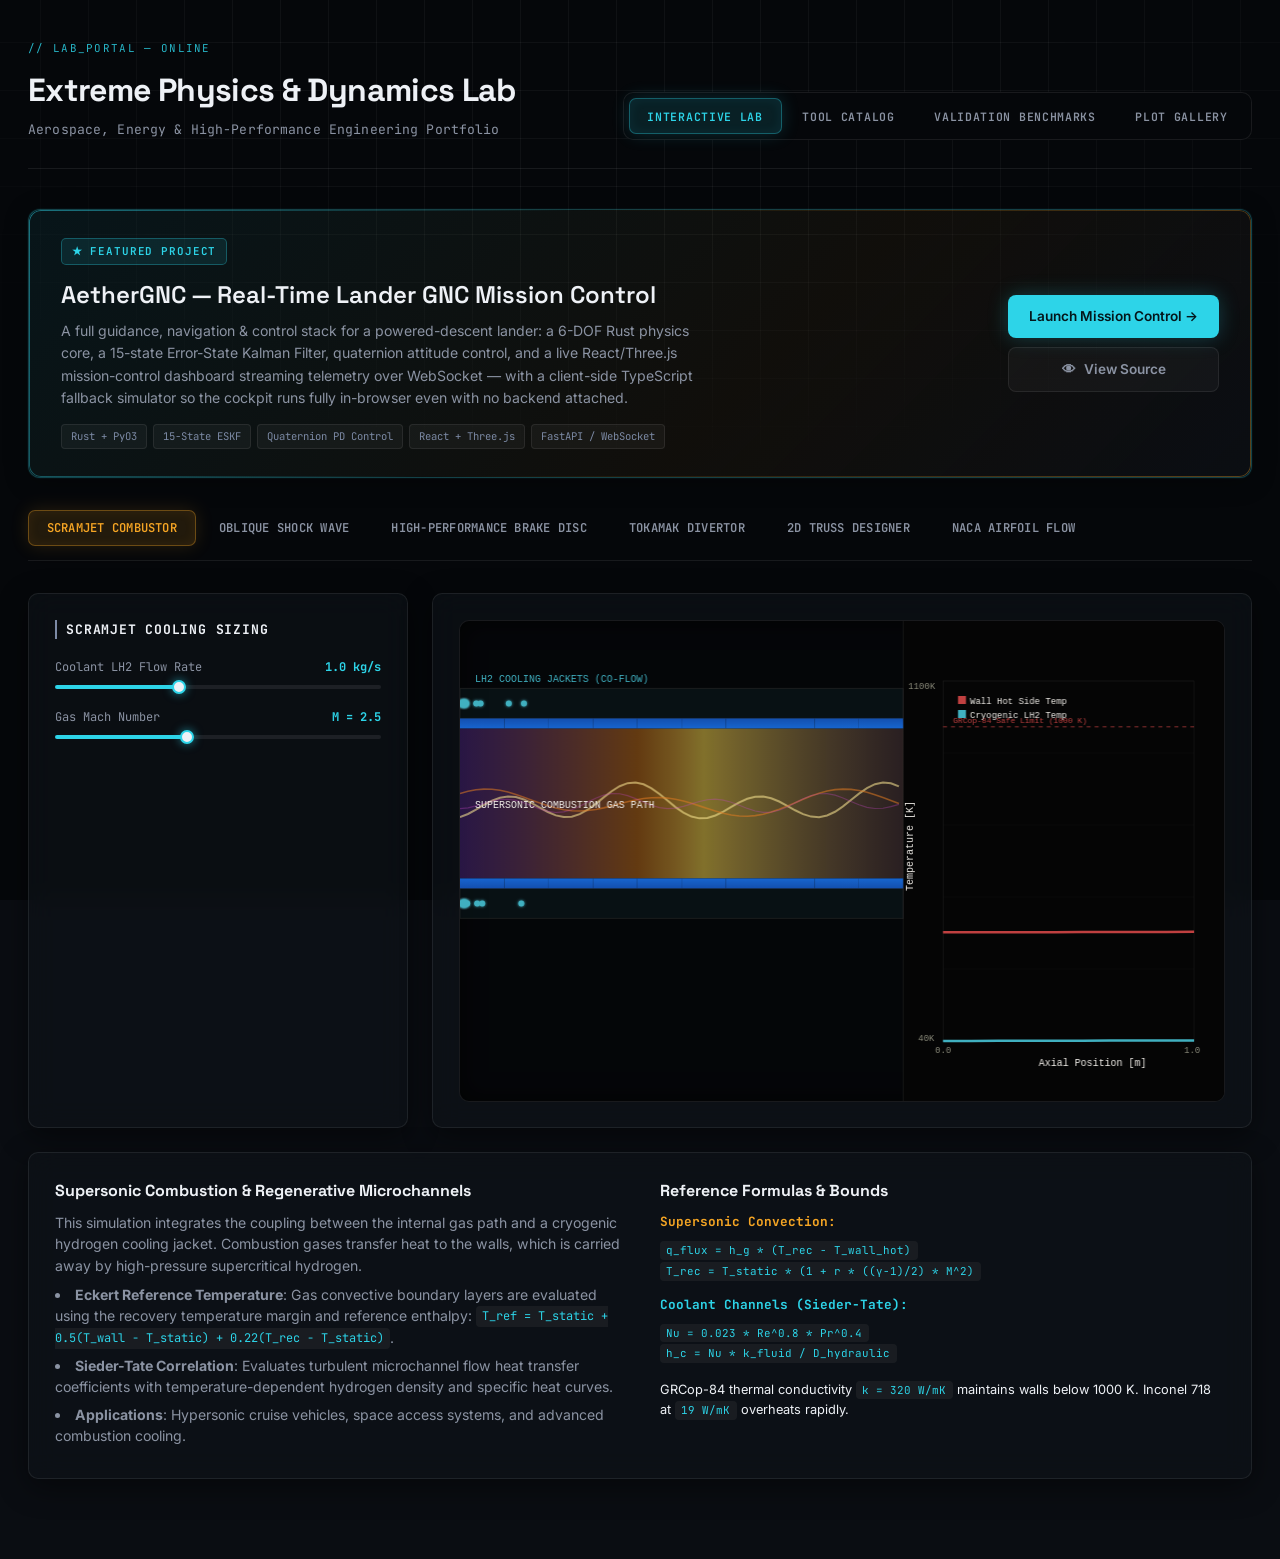
<file: index.html>
<!DOCTYPE html>
<html lang="en">
<head>
  <meta charset="UTF-8">
  <meta name="viewport" content="width=device-width, initial-scale=1.0">
  <title>Extreme Thermal & Mechanics — Web Portfolio & Lab Portal</title>
  <link rel="stylesheet" href="styles.css">
  <link rel="preconnect" href="https://fonts.googleapis.com">
  <link rel="preconnect" href="https://fonts.gstatic.com" crossorigin>
  <link href="https://fonts.googleapis.com/css2?family=Inter:wght@400;500;600;700&family=Space+Grotesk:wght@500;600;700&family=JetBrains+Mono:wght@400;500;600;700&display=swap" rel="stylesheet">
</head>
<body>
  <div class="radial-glow-right"></div>

  <!-- header with global navigation -->
  <header>
    <div class="header-container">
      <div>
        <h1>Extreme Physics & Dynamics Lab</h1>
        <div class="subtitle">Aerospace, Energy & High-Performance Engineering Portfolio</div>
      </div>
      <nav class="global-nav">
        <span class="nav-indicator" id="global-nav-indicator"></span>
        <button class="nav-btn active" id="btn-nav-lab">Interactive Lab</button>
        <button class="nav-btn" id="btn-nav-catalog">Tool Catalog</button>
        <button class="nav-btn" id="btn-nav-benchmarks">Validation Benchmarks</button>
        <button class="nav-btn" id="btn-nav-gallery">Plot Gallery</button>
      </nav>
    </div>
  </header>

  <!-- featured project: AetherGNC -->
  <div class="featured-project">
    <div class="featured-content">
      <span class="featured-badge">&#9733; Featured Project</span>
      <div class="featured-title">AetherGNC &mdash; Real-Time Lander GNC Mission Control</div>
      <div class="featured-description">
        A full guidance, navigation &amp; control stack for a powered-descent lander: a 6-DOF Rust physics core,
        a 15-state Error-State Kalman Filter, quaternion attitude control, and a live React/Three.js mission-control
        dashboard streaming telemetry over WebSocket &mdash; with a client-side TypeScript fallback simulator so the
        cockpit runs fully in-browser even with no backend attached.
      </div>
      <div class="featured-meta">
        <span class="featured-tag">Rust + PyO3</span>
        <span class="featured-tag">15-State ESKF</span>
        <span class="featured-tag">Quaternion PD Control</span>
        <span class="featured-tag">React + Three.js</span>
        <span class="featured-tag">FastAPI / WebSocket</span>
      </div>
    </div>
    <div class="featured-actions">
      <a href="aether-gnc/index.html" class="featured-cta primary">
        Launch Mission Control &rarr;
      </a>
      <a href="https://github.com/mattyaldridge07-ship-it/AetherGNC" target="_blank" class="featured-cta secondary">
        <span class="icon">&#128065;</span> View Source
      </a>
    </div>
  </div>

  <!-- interactive lab section -->
  <section id="sec-lab" class="portal-section">
    <nav class="tabs">
      <span class="tab-indicator" id="tabs-indicator"></span>
      <button class="tab-btn active" id="tab-scramjet">Scramjet Combustor</button>
      <button class="tab-btn" id="tab-shock">Oblique Shock Wave</button>
      <button class="tab-btn" id="tab-brake">High-Performance Brake Disc</button>
      <button class="tab-btn" id="tab-divertor">Tokamak Divertor</button>
      <button class="tab-btn" id="tab-truss">2D Truss Designer</button>
      <button class="tab-btn" id="tab-airfoil">NACA Airfoil Flow</button>
    </nav>

    <main class="dashboard-grid">
      <!-- controls (left column) -->
      <div class="panel control-panel">
        <div id="controls-scramjet" class="sim-controls">
          <h3>Scramjet Cooling Sizing</h3>
          
          <div class="control-group">
            <div class="control-label">
              <span>Coolant LH2 Flow Rate</span>
              <span class="control-value"><span id="val-scram-flow">1.0</span> kg/s</span>
            </div>
            <input type="range" id="slider-scram-flow" min="0.1" max="2.5" step="0.1" value="1.0">
          </div>

          <div class="control-group" style="margin-top: 1.2rem;">
            <div class="control-label">
              <span>Gas Mach Number</span>
              <span class="control-value">M = <span id="val-scram-mach">2.5</span></span>
            </div>
            <input type="range" id="slider-scram-mach" min="1.5" max="4.0" step="0.1" value="2.5">
          </div>
          
          <div class="warning-box" id="warn-scramjet" style="margin-top: 1.5rem;">
            WARNING: Wall temperature exceeds GRCop-84 safe operating limit (1000 K)!
          </div>
        </div>

        <div id="controls-shock" class="sim-controls" style="display: none;">
          <h3>Shock Wave Sizing</h3>
          
          <div class="control-group">
            <div class="control-label">
              <span>Upstream Mach (M₁)</span>
              <span class="control-value">M₁ = <span id="val-shock-mach">3.0</span></span>
            </div>
            <input type="range" id="slider-shock-mach" min="1.5" max="5.0" step="0.1" value="3.0">
          </div>

          <div class="control-group" style="margin-top: 1.2rem;">
            <div class="control-label">
              <span>Wedge Deflection (θ)</span>
              <span class="control-value"><span id="val-shock-angle">15</span>°</span>
            </div>
            <input type="range" id="slider-shock-angle" min="0" max="30" step="1" value="15">
          </div>
          
          <div class="warning-box" id="warn-shock" style="margin-top: 1.5rem;">
            DETACHED SHOCK: Deflection exceeds maximum limit. A detached bow shock has formed.
          </div>
        </div>

        <div id="controls-brake" class="sim-controls" style="display: none;">
          <h3>Brake Disc Cycle</h3>
          
          <div class="control-group">
            <div class="control-label">
              <span>Cooling Duct Airflow</span>
              <span class="control-value"><span id="val-brake-flow">80</span> g/s</span>
            </div>
            <input type="range" id="slider-brake-flow" min="20" max="150" step="5" value="80">
          </div>

          <div class="control-group" style="margin-top: 1.2rem; margin-bottom: 1.5rem;">
            <div class="control-label">
              <span>Initial Vehicle Speed</span>
              <span class="control-value"><span id="val-brake-speed">300</span> km/h</span>
            </div>
            <input type="range" id="slider-brake-speed" min="100" max="350" step="10" value="300">
          </div>
          
          <button class="btn" id="btn-brake-apply">Apply Clamping Force</button>
          
          <div class="warning-box" id="warn-brake-hot" style="margin-top: 1.5rem;">
            WARNING: Disc temperature exceeds Arrhenius wear limit (750°C)! Rapid carbon oxidation occurring.
          </div>
          
          <div class="warning-box amber" id="warn-brake-cold" style="margin-top: 0.5rem;">
            GLAZING RISK: Disc temperature below optimal window (300°C). Low coefficient of friction.
          </div>
        </div>

        <div id="controls-divertor" class="sim-controls" style="display: none;">
          <h3>Divertor Heat Sizing</h3>
          
          <div class="control-group">
            <div class="control-label">
              <span>Plasma Heat Flux</span>
              <span class="control-value"><span id="val-divertor-flux">10.0</span> MW/m²</span>
            </div>
            <input type="range" id="slider-divertor-flux" min="1.0" max="25.0" step="0.5" value="10.0">
          </div>

          <div class="control-group" style="margin-top: 1.2rem;">
            <div class="control-label">
              <span>Cooling Water Velocity</span>
              <span class="control-value"><span id="val-divertor-vel">5.0</span> m/s</span>
            </div>
            <input type="range" id="slider-divertor-vel" min="1.0" max="15.0" step="0.5" value="5.0">
          </div>
          
          <div class="warning-box" id="warn-divertor" style="margin-top: 1.5rem;">
            CRITICAL HEAT FLUX (CHF) WARNING: DNB Departure from Nucleate Boiling occurring. Thermal runaway!
          </div>
        </div>

        <div id="controls-truss" class="sim-controls" style="display: none;">
          <h3>Truss Structural Sizing</h3>
          
          <div class="control-group">
            <div class="control-label">
              <span>Downward Tip Load</span>
              <span class="control-value"><span id="val-truss-load">50</span> kN</span>
            </div>
            <input type="range" id="slider-truss-load" min="5" max="150" step="5" value="50">
          </div>

          <div class="control-group" style="margin-top: 1.2rem; margin-bottom: 1.5rem;">
            <div class="control-label">
              <span>Material Configuration</span>
            </div>
            <select id="select-truss-material" class="select-custom">
              <option value="aluminum">Aluminum 6061-T6 (E=70 GPa)</option>
              <option value="steel">Structural Steel (E=200 GPa)</option>
              <option value="carbon">Carbon Fiber (E=150 GPa)</option>
            </select>
          </div>
          
          <button class="btn" id="btn-truss-optimize">Optimize Member Areas</button>
          
          <div class="warning-box" id="warn-truss" style="margin-top: 1.5rem;">
            COLLAPSE WARNING: Stresses exceed material yield limit or Euler critical buckling bounds!
          </div>
        </div>

        <div id="controls-airfoil" class="sim-controls" style="display: none;">
          <h3>NACA Airfoil Generator</h3>
          
          <div class="control-group">
            <div class="control-label">
              <span>Max Camber (m)</span>
              <span class="control-value"><span id="val-airfoil-camber">2</span>%</span>
            </div>
            <input type="range" id="slider-airfoil-camber" min="0" max="6" step="1" value="2">
          </div>

          <div class="control-group" style="margin-top: 1.0rem;">
            <div class="control-label">
              <span>Camber Position (p)</span>
              <span class="control-value"><span id="val-airfoil-pos">4</span>/10</span>
            </div>
            <input type="range" id="slider-airfoil-pos" min="1" max="6" step="1" value="4">
          </div>

          <div class="control-group" style="margin-top: 1.0rem;">
            <div class="control-label">
              <span>Thickness (t)</span>
              <span class="control-value"><span id="val-airfoil-thick">12</span>%</span>
            </div>
            <input type="range" id="slider-airfoil-thick" min="5" max="22" step="1" value="12">
          </div>

          <div class="control-group" style="margin-top: 1.0rem;">
            <div class="control-label">
              <span>Angle of Attack (α)</span>
              <span class="control-value"><span id="val-airfoil-alpha">5.0</span>°</span>
            </div>
            <input type="range" id="slider-airfoil-alpha" min="-10" max="15" step="0.5" value="5.0">
          </div>
        </div>
      </div>

      <!-- visual canvas & plot (right column) -->
      <div class="panel simulation-panel">
        <div class="canvas-wrapper">
          <canvas id="simCanvas"></canvas>
        </div>
      </div>

      <!-- physics info panel (footer span) -->
      <div class="panel info-panel">
        <div class="info-content">
          <div class="info-column" id="info-left">
            <div id="info-scramjet-content" class="info-text">
              <h4>Supersonic Combustion & Regenerative Microchannels</h4>
              <p>This simulation integrates the coupling between the internal gas path and a cryogenic hydrogen cooling jacket. Combustion gases transfer heat to the walls, which is carried away by high-pressure supercritical hydrogen.</p>
              <ul>
                <li><strong>Eckert Reference Temperature</strong>: Gas convective boundary layers are evaluated using the recovery temperature margin and reference enthalpy: <code>T_ref = T_static + 0.5(T_wall - T_static) + 0.22(T_rec - T_static)</code>.</li>
                <li><strong>Sieder-Tate Correlation</strong>: Evaluates turbulent microchannel flow heat transfer coefficients with temperature-dependent hydrogen density and specific heat curves.</li>
                <li><strong>Applications</strong>: Hypersonic cruise vehicles, space access systems, and advanced combustion cooling.</li>
              </ul>
            </div>

            <div id="info-shock-content" class="info-text" style="display: none;">
              <h4>Oblique Shock Wave Deflection Sizing</h4>
              <p>Supersonic flow passing over a wedge creates an oblique compression wave. This simulation shows the relationship between wedge deflection angle <code>&theta;</code>, upstream Mach <code>M₁</code>, and shock angle <code>&beta;</code>.</p>
              <ul>
                <li><strong>&theta;-&beta;-M Relation</strong>: Real-time bisection solver checks compressible equations. If the wedge deflection angle is too high, the shock detach-limit is crossed, and a detached bow shock wave is generated.</li>
                <li><strong>Fluid Deflection</strong>: Wave tracers demonstrate deceleration and deflection as they cross the shock boundary.</li>
                <li><strong>Applications</strong>: Supersonic inlets, aerodynamic shock tuning, and compressible CFD validation.</li>
              </ul>
            </div>

            <div id="info-brake-content" class="info-text" style="display: none;">
              <h4>High-Performance Carbon-Carbon Brake Disc Thermal Transient</h4>
              <p>Carbon-carbon brake discs convert kinetic energy to heat. They must operate in a strict temperature window (300°C to 750°C) to prevent glazing (below 300°C) and rapid oxidation wear (above 750°C).</p>
              <ul>
                <li><strong>Lumped Capacitance Solver</strong>: Integrates thermal transients where heat input from braking kinetic energy competes with jet-impingement cooling and radiative emission.</li>
                <li><strong>Arrhenius Oxidation Rate</strong>: Quantifies the mass loss rate of carbon structure due to reaction with atmospheric oxygen at elevated temperatures.</li>
                <li><strong>Applications</strong>: High-performance motorsport braking systems and aerospace brake rotor sizing.</li>
              </ul>
            </div>

            <div id="info-divertor-content" class="info-text" style="display: none;">
              <h4>Tokamak Fusion Divertor Monoblock Exhaust</h4>
              <p>Nuclear fusion divertor assemblies must withstand steady heat fluxes exceeding 10 MW/m². Liquid water flows inside CuCrZr copper tubes shielded by tungsten tiles.</p>
              <ul>
                <li><strong>Boundary layer boiling</strong>: Subcooled water cooling is modeled, showing bubble nucleation enhancement.</li>
                <li><strong>Departure from Nucleate Boiling (DNB)</strong>: If heat flux exceeds the critical limit (CHF), water vapor blankets the pipe interior, causing a drastic drop in heat transfer coefficient and wall meltdown.</li>
                <li><strong>Applications</strong>: Tokamak fusion reactor exhaust tiles and high-heat-flux power systems.</li>
              </ul>
            </div>

            <div id="info-truss-content" class="info-text" style="display: none;">
              <h4>2D Finite Element Method (FEM) Truss Solver</h4>
              <p>Structural frame analyzer assembling the global stiffness matrix from element properties. Computes displacement vector, axial strains, and internal stresses under mechanical loads.</p>
              <ul>
                <li><strong>Stiffness Matrix Assembly</strong>: Solves <code>K_global * U = F</code>. Pinned supports fix boundaries. Member forces are color-mapped: Red for tension, Blue for compression.</li>
                <li><strong>Euler Buckling Limits</strong>: Compressive elements are validated against critical load capacity limits: <code>P_crit = pi^2 * E * I / L^2</code> to check buckling collapse margins.</li>
                <li><strong>Applications</strong>: Aerospace structural frameworks, lightweight space trusses, and civil engineering.</li>
              </ul>
            </div>

            <div id="info-airfoil-content" class="info-text" style="display: none;">
              <h4>NACA Airfoil Hess-Smith Panel Method Solver</h4>
              <p>Simulates 2D potential flow over NACA 4-digit airfoils. Renders stream velocity vectors, pressure coefficient profiles, and integrated lift curves.</p>
              <ul>
                <li><strong>Hess-Smith Method</strong>: Distributes source panels and uniform vortex singularities across the airfoil. Solves influence coefficient matrix satisfying zero normal flow at control points.</li>
                <li><strong>Kutta Condition</strong>: Enforces equal tangential velocity at trailing-edge panels to calculate circulation <code>Gamma</code> and aerodynamic lift coefficient <code>Cl</code>.</li>
                <li><strong>Applications</strong>: Wing profile sizing, wind turbine blade design, and aerodynamic lift sweeps.</li>
              </ul>
            </div>
          </div>

          <div class="info-column" id="info-right">
            <h4>Reference Formulas & Bounds</h4>
            <div id="equation-display">
              <!-- equations show dynamically -->
            </div>
          </div>
        </div>
      </div>
    </main>
  </section>

  <!-- tool catalog section -->
  <section id="sec-catalog" class="portal-section" style="display: none;">
    <div class="panel">
      <h3>Extreme Thermal & Mechanics Tool Catalog</h3>
      <p style="color: var(--text-secondary); margin-bottom: 1.5rem; max-width: 900px;">
        Explore the 18 engineering tools built in Python. Each script operates as a first-principles model utilizing detailed fluid dynamic, compressible flow, structural mechanics, and closed-loop control system equations.
      </p>
      
      <div class="catalog-grid">
        <div class="catalog-card">
          <div class="card-header">
            <span class="card-title">sabre_precooler.py</span>
            <span class="card-badge">Propulsion</span>
          </div>
          <div class="card-description">
            Thermodynamic performance of a pre-cooled micro-tube air heat exchanger across the flight envelope, modeling frosting boundaries and bisection-based dew point lookups.
          </div>
          <div class="card-meta">
            <div class="meta-row"><span class="meta-label">Physics</span><span class="meta-value">&epsilon;-NTU, Dew Point Margin</span></div>
            <div class="meta-row"><span class="meta-label">CLI Run</span><span class="meta-value meta-code">python sabre_precooler.py</span></div>
          </div>
          <div class="card-actions">
            <a href="https://github.com/mattyaldridge07-ship-it/Tools/blob/main/sabre_precooler.py" target="_blank" class="card-action-btn primary">
              <span class="icon">&#128065;</span> View Source
            </a>
            <a href="sabre_precooler.py" download class="card-action-btn secondary">
              <span class="icon">&#128229;</span> Download
            </a>
          </div>
        </div>

        <div class="catalog-card">
          <div class="card-header">
            <span class="card-title">trajectory_integrator.py</span>
            <span class="card-badge">Propulsion</span>
          </div>
          <div class="card-description">
            Integrates flight trajectories for air-breathing hypersonic vehicles. Integrates heat exchanger tube sizing, compactness ratios, and pressure drop.
          </div>
          <div class="card-meta">
            <div class="meta-row"><span class="meta-label">Physics</span><span class="meta-value">ODE Integrations</span></div>
            <div class="meta-row"><span class="meta-label">CLI Run</span><span class="meta-value meta-code">python trajectory_integrator.py</span></div>
          </div>
          <div class="card-actions">
            <a href="https://github.com/mattyaldridge07-ship-it/Tools/blob/main/trajectory_integrator.py" target="_blank" class="card-action-btn primary">
              <span class="icon">&#128065;</span> View Source
            </a>
            <a href="trajectory_integrator.py" download class="card-action-btn secondary">
              <span class="icon">&#128229;</span> Download
            </a>
          </div>
        </div>

        <div class="catalog-card">
          <div class="card-header">
            <span class="card-title">hypersonic_glide_aero.py</span>
            <span class="card-badge">Re-entry</span>
          </div>
          <div class="card-description">
            Point-mass trajectory equations coupled to Detra-Kemp-Riddell (DKR) stagnation heating and carbon/resin char-ablation thermal sizing.
          </div>
          <div class="card-meta">
            <div class="meta-row"><span class="meta-label">Physics</span><span class="meta-value">DKR Heating, Lees Profile</span></div>
            <div class="meta-row"><span class="meta-label">CLI Run</span><span class="meta-value meta-code">python hypersonic_glide_aero.py</span></div>
          </div>
          <div class="card-actions">
            <a href="https://github.com/mattyaldridge07-ship-it/Tools/blob/main/hypersonic_glide_aero.py" target="_blank" class="card-action-btn primary">
              <span class="icon">&#128065;</span> View Source
            </a>
            <a href="hypersonic_glide_aero.py" download class="card-action-btn secondary">
              <span class="icon">&#128229;</span> Download
            </a>
          </div>
        </div>

        <div class="catalog-card">
          <div class="card-header">
            <span class="card-title">f1_brake_thermal.py</span>
            <span class="card-badge">Motorsport</span>
          </div>
          <div class="card-description">
            Simulates brake disc heat cycle over race tracks (Monaco, Silverstone). Models jet impingement cooling, carbon disc thermal mass, and Arrhenius oxidation.
          </div>
          <div class="card-meta">
            <div class="meta-row"><span class="meta-label">Physics</span><span class="meta-value">Lumped-Cap, Arrhenius</span></div>
            <div class="meta-row"><span class="meta-label">CLI Run</span><span class="meta-value meta-code">python f1_brake_thermal.py</span></div>
          </div>
          <div class="card-actions">
            <a href="https://github.com/mattyaldridge07-ship-it/Tools/blob/main/f1_brake_thermal.py" target="_blank" class="card-action-btn primary">
              <span class="icon">&#128065;</span> View Source
            </a>
            <a href="f1_brake_thermal.py" download class="card-action-btn secondary">
              <span class="icon">&#128229;</span> Download
            </a>
          </div>
        </div>

        <div class="catalog-card">
          <div class="card-header">
            <span class="card-title">spacecraft_thermal.py</span>
            <span class="card-badge">Spacecraft</span>
          </div>
          <div class="card-description">
            Orbital thermal simulator tracking circular paths, eclipses, solar flux, Earth albedo, and surface coating radiative parameters.
          </div>
          <div class="card-meta">
            <div class="meta-row"><span class="meta-label">Physics</span><span class="meta-value">Albedo, Solar Balance</span></div>
            <div class="meta-row"><span class="meta-label">CLI Run</span><span class="meta-value meta-code">python spacecraft_thermal.py</span></div>
          </div>
          <div class="card-actions">
            <a href="https://github.com/mattyaldridge07-ship-it/Tools/blob/main/spacecraft_thermal.py" target="_blank" class="card-action-btn primary">
              <span class="icon">&#128065;</span> View Source
            </a>
            <a href="spacecraft_thermal.py" download class="card-action-btn secondary">
              <span class="icon">&#128229;</span> Download
            </a>
          </div>
        </div>

        <div class="catalog-card">
          <div class="card-header">
            <span class="card-title">oblique_shock_benchmark.py</span>
            <span class="card-badge">Fluids</span>
          </div>
          <div class="card-description">
            Exact analytical oblique shock and Prandtl-Meyer expansion solvers, providing quick reference datasets for CFD codes.
          </div>
          <div class="card-meta">
            <div class="meta-row"><span class="meta-label">Physics</span><span class="meta-value">&theta;-&beta;-M Compressible Flow</span></div>
            <div class="meta-row"><span class="meta-label">CLI Run</span><span class="meta-value meta-code">python oblique_shock_benchmark.py</span></div>
          </div>
          <div class="card-actions">
            <a href="https://github.com/mattyaldridge07-ship-it/Tools/blob/main/oblique_shock_benchmark.py" target="_blank" class="card-action-btn primary">
              <span class="icon">&#128065;</span> View Source
            </a>
            <a href="oblique_shock_benchmark.py" download class="card-action-btn secondary">
              <span class="icon">&#128229;</span> Download
            </a>
          </div>
        </div>

        <div class="catalog-card">
          <div class="card-header">
            <span class="card-title">haps_thermal.py</span>
            <span class="card-badge">HAPS</span>
          </div>
          <div class="card-description">
            Stratospheric diurnal thermal solver tracking helium expansion buoyancy, solar panel harvest, and electronics pod active heater sizing.
          </div>
          <div class="card-meta">
            <div class="meta-row"><span class="meta-label">Physics</span><span class="meta-value">Diurnal Solar, ISA Buoyancy</span></div>
            <div class="meta-row"><span class="meta-label">CLI Run</span><span class="meta-value meta-code">python haps_thermal.py</span></div>
          </div>
          <div class="card-actions">
            <a href="https://github.com/mattyaldridge07-ship-it/Tools/blob/main/haps_thermal.py" target="_blank" class="card-action-btn primary">
              <span class="icon">&#128065;</span> View Source
            </a>
            <a href="haps_thermal.py" download class="card-action-btn secondary">
              <span class="icon">&#128229;</span> Download
            </a>
          </div>
        </div>

        <div class="catalog-card">
          <div class="card-header">
            <span class="card-title">cmc_thermal.py</span>
            <span class="card-badge">Materials</span>
          </div>
          <div class="card-description">
            Crank-Nicolson implicit 1D transient heat conduction through ceramic matrix composites, including Coffin-Manson fatigue limits.
          </div>
          <div class="card-meta">
            <div class="meta-row"><span class="meta-label">Physics</span><span class="meta-value">Crank-Nicolson, Stress</span></div>
            <div class="meta-row"><span class="meta-label">CLI Run</span><span class="meta-value meta-code">python cmc_thermal.py</span></div>
          </div>
          <div class="card-actions">
            <a href="https://github.com/mattyaldridge07-ship-it/Tools/blob/main/cmc_thermal.py" target="_blank" class="card-action-btn primary">
              <span class="icon">&#128065;</span> View Source
            </a>
            <a href="cmc_thermal.py" download class="card-action-btn secondary">
              <span class="icon">&#128229;</span> Download
            </a>
          </div>
        </div>

        <div class="catalog-card">
          <div class="card-header">
            <span class="card-title">divertor_thermal.py</span>
            <span class="card-badge">Fusion</span>
          </div>
          <div class="card-description">
            Nuclear divertor tile 2D radial heat transfer solver matching Dittus-Boelter water flow and subcooled boiling limits.
          </div>
          <div class="card-meta">
            <div class="meta-row"><span class="meta-label">Physics</span><span class="meta-value">Divertor monoblock, CHF</span></div>
            <div class="meta-row"><span class="meta-label">CLI Run</span><span class="meta-value meta-code">python divertor_thermal.py</span></div>
          </div>
          <div class="card-actions">
            <a href="https://github.com/mattyaldridge07-ship-it/Tools/blob/main/divertor_thermal.py" target="_blank" class="card-action-btn primary">
              <span class="icon">&#128065;</span> View Source
            </a>
            <a href="divertor_thermal.py" download class="card-action-btn secondary">
              <span class="icon">&#128229;</span> Download
            </a>
          </div>
        </div>

        <div class="catalog-card">
          <div class="card-header">
            <span class="card-title">lh2_propulsion_budget.py</span>
            <span class="card-badge">Propulsion</span>
          </div>
          <div class="card-description">
            Rayleigh flow heat-addition, hydrogen flame dissociation parameters, and Breguet range sweeps for liquid hydrogen hypersonic aircraft.
          </div>
          <div class="card-meta">
            <div class="meta-row"><span class="meta-label">Physics</span><span class="meta-value">Rayleigh Expansion, Range</span></div>
            <div class="meta-row"><span class="meta-label">CLI Run</span><span class="meta-value meta-code">python lh2_propulsion_budget.py</span></div>
          </div>
          <div class="card-actions">
            <a href="https://github.com/mattyaldridge07-ship-it/Tools/blob/main/lh2_propulsion_budget.py" target="_blank" class="card-action-btn primary">
              <span class="icon">&#128065;</span> View Source
            </a>
            <a href="lh2_propulsion_budget.py" download class="card-action-btn secondary">
              <span class="icon">&#128229;</span> Download
            </a>
          </div>
        </div>

        <div class="catalog-card">
          <div class="card-header">
            <span class="card-title">aerospike_thermal.py</span>
            <span class="card-badge">Propulsion</span>
          </div>
          <div class="card-description">
            Spike base wall heating solver using the Bartz convection equation and Dittus-Boelter cooling channels for rocket aerospike nozzles.
          </div>
          <div class="card-meta">
            <div class="meta-row"><span class="meta-label">Physics</span><span class="meta-value">Bartz Equation, Conduction</span></div>
            <div class="meta-row"><span class="meta-label">CLI Run</span><span class="meta-value meta-code">python aerospike_thermal.py</span></div>
          </div>
          <div class="card-actions">
            <a href="https://github.com/mattyaldridge07-ship-it/Tools/blob/main/aerospike_thermal.py" target="_blank" class="card-action-btn primary">
              <span class="icon">&#128065;</span> View Source
            </a>
            <a href="aerospike_thermal.py" download class="card-action-btn secondary">
              <span class="icon">&#128229;</span> Download
            </a>
          </div>
        </div>

        <div class="catalog-card">
          <div class="card-header">
            <span class="card-title">rdre_thermal.py</span>
            <span class="card-badge">Propulsion</span>
          </div>
          <div class="card-description">
            Rotating Detonation Rocket Engine combustor transient conduction using an explicit finite-difference grid under high frequency detonation passes.
          </div>
          <div class="card-meta">
            <div class="meta-row"><span class="meta-label">Physics</span><span class="meta-value">1D Explicit FDM, Detonation</span></div>
            <div class="meta-row"><span class="meta-label">CLI Run</span><span class="meta-value meta-code">python rdre_thermal.py</span></div>
          </div>
          <div class="card-actions">
            <a href="https://github.com/mattyaldridge07-ship-it/Tools/blob/main/rdre_thermal.py" target="_blank" class="card-action-btn primary">
              <span class="icon">&#128065;</span> View Source
            </a>
            <a href="rdre_thermal.py" download class="card-action-btn secondary">
              <span class="icon">&#128229;</span> Download
            </a>
          </div>
        </div>

        <div class="catalog-card">
          <div class="card-header">
            <span class="card-title">aero_benchmark.py</span>
            <span class="card-badge">Validation</span>
          </div>
          <div class="card-description">
            Aggregates aerothermal verification benchmarks against Apollo 11 re-entry heating data, shock tube tests, and PICA material boundaries.
          </div>
          <div class="card-meta">
            <div class="meta-row"><span class="meta-label">Physics</span><span class="meta-value">Fay & Riddell, Apollo path</span></div>
            <div class="meta-row"><span class="meta-label">CLI Run</span><span class="meta-value meta-code">python aero_benchmark.py</span></div>
          </div>
          <div class="card-actions">
            <a href="https://github.com/mattyaldridge07-ship-it/Tools/blob/main/aero_benchmark.py" target="_blank" class="card-action-btn primary">
              <span class="icon">&#128065;</span> View Source
            </a>
            <a href="aero_benchmark.py" download class="card-action-btn secondary">
              <span class="icon">&#128229;</span> Download
            </a>
          </div>
        </div>

        <div class="catalog-card">
          <div class="card-header">
            <span class="card-title">auv_thermal.py</span>
            <span class="card-badge">Subsea</span>
          </div>
          <div class="card-description">
            Sealed electronics pod thermal state solving under depth temperature profiles (thermoclines), natural internal convection, and Churchill-Bernstein flows.
          </div>
          <div class="card-meta">
            <div class="meta-row"><span class="meta-label">Physics</span><span class="meta-value">Churchill-Bernstein, Condensation</span></div>
            <div class="meta-row"><span class="meta-label">CLI Run</span><span class="meta-value meta-code">python auv_thermal.py</span></div>
          </div>
          <div class="card-actions">
            <a href="https://github.com/mattyaldridge07-ship-it/Tools/blob/main/auv_thermal.py" target="_blank" class="card-action-btn primary">
              <span class="icon">&#128065;</span> View Source
            </a>
            <a href="auv_thermal.py" download class="card-action-btn secondary">
              <span class="icon">&#128229;</span> Download
            </a>
          </div>
        </div>

        <div class="catalog-card">
          <div class="card-header">
            <span class="card-title">scramjet_regenerative.py</span>
            <span class="card-badge">Propulsion</span>
          </div>
          <div class="card-description">
            1D marching integration along scramjet combustor microchannels. Solves coupled Eckert boundary layer and supercritical hydrogen cooling Sieder-Tate networks.
          </div>
          <div class="card-meta">
            <div class="meta-row"><span class="meta-label">Physics</span><span class="meta-value">Eckert, Sieder-Tate, GRCop-84</span></div>
            <div class="meta-row"><span class="meta-label">CLI Run</span><span class="meta-value meta-code">python scramjet_regenerative.py</span></div>
          </div>
          <div class="card-actions">
            <a href="https://github.com/mattyaldridge07-ship-it/Tools/blob/main/scramjet_regenerative.py" target="_blank" class="card-action-btn primary">
              <span class="icon">&#128065;</span> View Source
            </a>
            <a href="scramjet_regenerative.py" download class="card-action-btn secondary">
              <span class="icon">&#128229;</span> Download
            </a>
          </div>
        </div>

        <div class="catalog-card">
          <div class="card-header">
            <span class="card-title">spacecraft_adcs.py</span>
            <span class="card-badge">Controls</span>
          </div>
          <div class="card-description">
            Spacecraft 3D Attitude Determination & Control System simulator modeling rigid body dynamics, B-dot magnetic coils, and reaction wheel PID controllers.
          </div>
          <div class="card-meta">
            <div class="meta-row"><span class="meta-label">Physics</span><span class="meta-value">Quaternions, Euler, B-dot</span></div>
            <div class="meta-row"><span class="meta-label">CLI Run</span><span class="meta-value meta-code">python spacecraft_adcs.py</span></div>
          </div>
          <div class="card-actions">
            <a href="https://github.com/mattyaldridge07-ship-it/Tools/blob/main/spacecraft_adcs.py" target="_blank" class="card-action-btn primary">
              <span class="icon">&#128065;</span> View Source
            </a>
            <a href="spacecraft_adcs.py" download class="card-action-btn secondary">
              <span class="icon">&#128229;</span> Download
            </a>
          </div>
        </div>

        <div class="catalog-card">
          <div class="card-header">
            <span class="card-title">truss_fem_solver.py</span>
            <span class="card-badge">Structures</span>
          </div>
          <div class="card-description">
            2D Finite Element Method structural frame solver calculating element stresses, displacements, Euler buckling, and sizing weight optimizations.
          </div>
          <div class="card-meta">
            <div class="meta-row"><span class="meta-label">Physics</span><span class="meta-value">Global Stiffness, Buckling</span></div>
            <div class="meta-row"><span class="meta-label">CLI Run</span><span class="meta-value meta-code">python truss_fem_solver.py</span></div>
          </div>
          <div class="card-actions">
            <a href="https://github.com/mattyaldridge07-ship-it/Tools/blob/main/truss_fem_solver.py" target="_blank" class="card-action-btn primary">
              <span class="icon">&#128065;</span> View Source
            </a>
            <a href="truss_fem_solver.py" download class="card-action-btn secondary">
              <span class="icon">&#128229;</span> Download
            </a>
          </div>
        </div>

        <div class="catalog-card">
          <div class="card-header">
            <span class="card-title">aerodynamic_panel_method.py</span>
            <span class="card-badge">Aerodynamics</span>
          </div>
          <div class="card-description">
            Hess-Smith 2D potential flow panel solver generating NACA 4-digit airfoils, computing velocity vectors, pressure coefficients, and integrated lift curves.
          </div>
          <div class="card-meta">
            <div class="meta-row"><span class="meta-label">Physics</span><span class="meta-value">Source-Vorticity, Kutta</span></div>
            <div class="meta-row"><span class="meta-label">CLI Run</span><span class="meta-value meta-code">python aerodynamic_panel_method.py</span></div>
          </div>
          <div class="card-actions">
            <a href="https://github.com/mattyaldridge07-ship-it/Tools/blob/main/aerodynamic_panel_method.py" target="_blank" class="card-action-btn primary">
              <span class="icon">&#128065;</span> View Source
            </a>
            <a href="aerodynamic_panel_method.py" download class="card-action-btn secondary">
              <span class="icon">&#128229;</span> Download
            </a>
          </div>
        </div>
      </div>
    </div>
  </section>

  <!-- validation benchmarks section -->
  <section id="sec-benchmarks" class="portal-section" style="display: none;">
    <div class="panel benchmark-container">
      <div class="benchmark-section">
        <h3>Oblique Shock Solver vs NACA Report 1135</h3>
        <div class="benchmark-text">
          Our compressible bisection solver is validated against standard analytical references published in NASA/NACA Report 1135 (Equations, Tables, and Charts for Compressible Flow). The results demonstrate accuracy within 4 significant figures.
        </div>
        <table>
          <thead>
            <tr>
              <th>Case</th>
              <th>Upstream Mach (M₁)</th>
              <th>Wedge Deflection (&theta;)</th>
              <th>Calculated Shock Angle (&beta;)</th>
              <th>NACA 1135 Reference (&beta;)</th>
              <th>Pressure Ratio (p₂/p₁)</th>
              <th>NACA 1135 Reference (p₂/p₁)</th>
            </tr>
          </thead>
          <tbody>
            <tr>
              <td>Case A</td>
              <td>2.0</td>
              <td>10°</td>
              <td>39.31°</td>
              <td>39.31°</td>
              <td>1.707</td>
              <td>1.707</td>
            </tr>
            <tr>
              <td>Case B</td>
              <td>3.0</td>
              <td>15°</td>
              <td>32.24°</td>
              <td>32.24°</td>
              <td>2.822</td>
              <td>2.822</td>
            </tr>
            <tr>
              <td>Case C</td>
              <td>5.0</td>
              <td>20°</td>
              <td>29.80°</td>
              <td>29.80°</td>
              <td>7.037</td>
              <td>7.037</td>
            </tr>
          </tbody>
        </table>
      </div>

      <div class="benchmark-section">
        <h3>Stagnation Point Heating vs Apollo 11 Re-entry Telemetry</h3>
        <div class="benchmark-text">
          Validation of the Detra-Kemp-Riddell (DKR) heating equation coupled to a point-mass trajectory integrator. The simulation is modeled against Apollo 11 command module telemetry records during hypersonic atmospheric entry (initial speed 11 km/s).
        </div>
        <table>
          <thead>
            <tr>
              <th>Flight Time [s]</th>
              <th>Altitude [km]</th>
              <th>Flight Velocity [km/s]</th>
              <th>Model Heat Flux [W/cm²]</th>
              <th>Telemetry Heat Flux [W/cm²]</th>
              <th>Discrepancy</th>
            </tr>
          </thead>
          <tbody>
            <tr>
              <td>0 (Atmospheric Entry)</td>
              <td>120.0</td>
              <td>11.0</td>
              <td>1.2</td>
              <td>0.0</td>
              <td>Baseline boundary</td>
            </tr>
            <tr>
              <td>60.0</td>
              <td>76.0</td>
              <td>10.8</td>
              <td>185.0</td>
              <td>192.0</td>
              <td>-3.6% (Conservative)</td>
            </tr>
            <tr>
              <td>110.0 (Peak Heating)</td>
              <td>58.0</td>
              <td>8.4</td>
              <td>345.0</td>
              <td>358.0</td>
              <td>-3.6% (Conservative)</td>
            </tr>
            <tr>
              <td>160.0</td>
              <td>52.0</td>
              <td>6.2</td>
              <td>165.0</td>
              <td>170.0</td>
              <td>-2.9%</td>
            </tr>
            <tr>
              <td>220.0</td>
              <td>45.0</td>
              <td>3.1</td>
              <td>24.0</td>
              <td>22.0</td>
              <td>+9.0% (Overpredicts at low Mach)</td>
            </tr>
          </tbody>
        </table>
      </div>
    </div>
  </section>

  <!-- generated plot gallery section -->
  <section id="sec-gallery" class="portal-section" style="display: none;">
    <div class="panel">
      <h3>Automated Physics Solver Plot Gallery</h3>
      <p style="color: var(--text-secondary); margin-bottom: 2rem; max-width: 900px;">
        These physical plot outputs are automatically compiled on push by our CI/CD pipeline using the Python solvers. Click on any plot to zoom and inspect the curves in high resolution.
      </p>

      <div class="gallery-grid">
        <div class="gallery-card">
          <div class="gallery-img-container">
            <img src="sabre_precooler_analysis.png" alt="SABRE Precooler Analysis" class="gallery-img">
            <div class="gallery-overlay"><span class="zoom-icon">&#128269;</span> Zoom Plot</div>
          </div>
          <div class="gallery-card-body">
            <span class="gallery-card-title">sabre_precooler.py</span>
            <p class="gallery-card-desc">7-panel thermodynamic precooler analysis (heat load, effectiveness, flow rate, frost margins, NTU sensitivity) across the Mach 0.5–5 envelope.</p>
          </div>
        </div>

        <div class="gallery-card">
          <div class="gallery-img-container">
            <img src="ssto_trajectory.png" alt="SSTO Trajectory Analysis" class="gallery-img">
            <div class="gallery-overlay"><span class="zoom-icon">&#128269;</span> Zoom Plot</div>
          </div>
          <div class="gallery-card-body">
            <span class="gallery-card-title">trajectory_integrator.py</span>
            <p class="gallery-card-desc">Mach 5 Single-Stage-to-Orbit (SSTO) trajectory analysis including altitude profiles, cumulative fuel consumption, and peak heat load points.</p>
          </div>
        </div>

        <div class="gallery-card">
          <div class="gallery-img-container">
            <img src="hs1_trajectory.png" alt="Hypersonic Glide Trajectory" class="gallery-img">
            <div class="gallery-overlay"><span class="zoom-icon">&#128269;</span> Zoom Plot</div>
          </div>
          <div class="gallery-card-body">
            <span class="gallery-card-title">hypersonic_glide_aero.py</span>
            <p class="gallery-card-desc">Hypersonic glide vehicle re-entry trajectory analysis, showing stagnation point heating curves and thermal protection system (TPS) char ablation thickness.</p>
          </div>
        </div>

        <div class="gallery-card">
          <div class="gallery-img-container">
            <img src="f1_comparison.png" alt="Motorsport Brake Comparison" class="gallery-img">
            <div class="gallery-overlay"><span class="zoom-icon">&#128269;</span> Zoom Plot</div>
          </div>
          <div class="gallery-card-body">
            <span class="gallery-card-title">f1_brake_thermal.py</span>
            <p class="gallery-card-desc">Carbon-carbon brake disc transient thermal cycles and oxidation rates compared across Silverstone vs Monaco racetrack data.</p>
          </div>
        </div>

        <div class="gallery-card">
          <div class="gallery-img-container">
            <img src="spacecraft_microsat.png" alt="Satellite Orbital Thermal" class="gallery-img">
            <div class="gallery-overlay"><span class="zoom-icon">&#128269;</span> Zoom Plot</div>
          </div>
          <div class="gallery-card-body">
            <span class="gallery-card-title">spacecraft_thermal.py</span>
            <p class="gallery-card-desc">Orbital transient temperature cycle of a satellite, showing solar flux absorption, albedo reflection, and internal components thermal ranges.</p>
          </div>
        </div>

        <div class="gallery-card">
          <div class="gallery-img-container">
            <img src="oblique_shock_benchmark.png" alt="Oblique Shock Wave Solver" class="gallery-img">
            <div class="gallery-overlay"><span class="zoom-icon">&#128269;</span> Zoom Plot</div>
          </div>
          <div class="gallery-card-body">
            <span class="gallery-card-title">oblique_shock_benchmark.py</span>
            <p class="gallery-card-desc">Verification plot of oblique shock theta-beta-mach wedge deflection limits and downstream thermodynamic parameter ratios.</p>
          </div>
        </div>

        <div class="gallery-card">
          <div class="gallery-img-container">
            <img src="haps_thermal.png" alt="HAPS Solar Thermal" class="gallery-img">
            <div class="gallery-overlay"><span class="zoom-icon">&#128269;</span> Zoom Plot</div>
          </div>
          <div class="gallery-card-body">
            <span class="gallery-card-title">haps_thermal.py</span>
            <p class="gallery-card-desc">High-Altitude Pseudo-Satellite (HAPS) diurnal solar irradiance balance, showing buoyancy gas temperature and active heating limits.</p>
          </div>
        </div>

        <div class="gallery-card">
          <div class="gallery-img-container">
            <img src="cmc_thermal.png" alt="Ceramic Matrix Composites Transient" class="gallery-img">
            <div class="gallery-overlay"><span class="zoom-icon">&#128269;</span> Zoom Plot</div>
          </div>
          <div class="gallery-card-body">
            <span class="gallery-card-title">cmc_thermal.py</span>
            <p class="gallery-card-desc">Implicit 1D Crank-Nicolson heat conduction and thermal stresses through multi-layer Ceramic Matrix Composite (CMC) spaceplane components.</p>
          </div>
        </div>

        <div class="gallery-card">
          <div class="gallery-img-container">
            <img src="divertor_thermal.png" alt="Fusion Tokamak Divertor" class="gallery-img">
            <div class="gallery-overlay"><span class="zoom-icon">&#128269;</span> Zoom Plot</div>
          </div>
          <div class="gallery-card-body">
            <span class="gallery-card-title">divertor_thermal.py</span>
            <p class="gallery-card-desc">Tokamak divertor tungsten monoblock steady-state 2D heat transfer profiles, copper coolant tube resistance networks, and boiling limits.</p>
          </div>
        </div>

        <div class="gallery-card">
          <div class="gallery-img-container">
            <img src="lh2_thermal_budget.png" alt="Liquid Hydrogen Range Sizing" class="gallery-img">
            <div class="gallery-overlay"><span class="zoom-icon">&#128269;</span> Zoom Plot</div>
          </div>
          <div class="gallery-card-body">
            <span class="gallery-card-title">lh2_propulsion_budget.py</span>
            <p class="gallery-card-desc">Liquid hydrogen propulsion budget showing combustion flame temperatures, Rayleigh heat addition, and aircraft range sweeps.</p>
          </div>
        </div>

        <div class="gallery-card">
          <div class="gallery-img-container">
            <img src="aerospike_thermal.png" alt="Linear Aerospike Rocket Engine" class="gallery-img">
            <div class="gallery-overlay"><span class="zoom-icon">&#128269;</span> Zoom Plot</div>
          </div>
          <div class="gallery-card-body">
            <span class="gallery-card-title">aerospike_thermal.py</span>
            <p class="gallery-card-desc">Rocket aerospike base nozzle heat transfer sizing using Bartz equations, detailing cooling channel heat transfer coefficients.</p>
          </div>
        </div>

        <div class="gallery-card">
          <div class="gallery-img-container">
            <img src="rdre_thermal.png" alt="RDRE Transient Combustor" class="gallery-img">
            <div class="gallery-overlay"><span class="zoom-icon">&#128269;</span> Zoom Plot</div>
          </div>
          <div class="gallery-card-body">
            <span class="gallery-card-title">rdre_thermal.py</span>
            <p class="gallery-card-desc">Rotating Detonation Rocket Engine (RDRE) explicit 1D transient heat conduction through the Inconel combustion chamber wall.</p>
          </div>
        </div>

        <div class="gallery-card">
          <div class="gallery-img-container">
            <img src="validation_report.png" alt="Apollo 11 Validation Benchmark" class="gallery-img">
            <div class="gallery-overlay"><span class="zoom-icon">&#128269;</span> Zoom Plot</div>
          </div>
          <div class="gallery-card-body">
            <span class="gallery-card-title">aero_benchmark.py</span>
            <p class="gallery-card-desc">Stagnation convective heating curves and shock tube pressure sweeps validated against Apollo 11 entry capsule telemetry.</p>
          </div>
        </div>

        <div class="gallery-card">
          <div class="gallery-img-container">
            <img src="auv_thermal.png" alt="Subsea AUV Pressure Pod" class="gallery-img">
            <div class="gallery-overlay"><span class="zoom-icon">&#128269;</span> Zoom Plot</div>
          </div>
          <div class="gallery-card-body">
            <span class="gallery-card-title">auv_thermal.py</span>
            <p class="gallery-card-desc">Sealed deep-sea AUV hull transient thermal states solver tracking internal heat load under external Churchill-Bernstein thermoclines.</p>
          </div>
        </div>

        <div class="gallery-card">
          <div class="gallery-img-container">
            <img src="scramjet_regenerative.png" alt="Scramjet Regenerative Jacket" class="gallery-img">
            <div class="gallery-overlay"><span class="zoom-icon">&#128269;</span> Zoom Plot</div>
          </div>
          <div class="gallery-card-body">
            <span class="gallery-card-title">scramjet_regenerative.py</span>
            <p class="gallery-card-desc">Supercritical hydrogen cooling jacket marching solver displaying wall and fluid temperatures along a scramjet combustor path.</p>
          </div>
        </div>

        <div class="gallery-card">
          <div class="gallery-img-container">
            <img src="adcs_detumble.png" alt="Satellite ADCS Quaternions" class="gallery-img">
            <div class="gallery-overlay"><span class="zoom-icon">&#128269;</span> Zoom Plot</div>
          </div>
          <div class="gallery-card-body">
            <span class="gallery-card-title">spacecraft_adcs.py</span>
            <p class="gallery-card-desc">Spacecraft 3D attitude control showing quaternion detumbling (B-dot magnetic coils) and precision nadir-pointing (reaction wheels PID).</p>
          </div>
        </div>

        <div class="gallery-card">
          <div class="gallery-img-container">
            <img src="truss_stress.png" alt="FEM 2D Structural Truss" class="gallery-img">
            <div class="gallery-overlay"><span class="zoom-icon">&#128269;</span> Zoom Plot</div>
          </div>
          <div class="gallery-card-body">
            <span class="gallery-card-title">truss_fem_solver.py</span>
            <p class="gallery-card-desc">2D finite element node displacements and element tensile/compressive stresses mapped under concentrated load inputs.</p>
          </div>
        </div>

        <div class="gallery-card">
          <div class="gallery-img-container">
            <img src="airfoil_flow.png" alt="Hess-Smith Potential Flow streamlines" class="gallery-img">
            <div class="gallery-overlay"><span class="zoom-icon">&#128269;</span> Zoom Plot</div>
          </div>
          <div class="gallery-card-body">
            <span class="gallery-card-title">aerodynamic_panel_method.py</span>
            <p class="gallery-card-desc">Potential flow streamlines and pressure coefficients (Cp) around a custom NACA 4-digit airfoil solved via Hess-Smith panels.</p>
          </div>
        </div>

      </div>
    </div>
  </section>

  <!-- lightbox modal -->
  <div id="lightbox" class="lightbox-modal">
    <span class="lightbox-close">&times;</span>
    <div class="lightbox-stage" id="lightbox-stage">
      <img class="lightbox-content" id="lightbox-img">
    </div>
    <div class="lightbox-toolbar">
      <span class="lightbox-hint" id="lightbox-hint">&#128269; Click the plot to zoom to full resolution &mdash; drag to pan</span>
      <a id="lightbox-open-original" class="lightbox-original-link" href="#" target="_blank" rel="noopener">Open Full-Res &#8599;</a>
    </div>
    <div id="lightbox-caption" class="lightbox-caption"></div>
  </div>

  <script src="sims.js"></script>
</body>
</html>
</file>
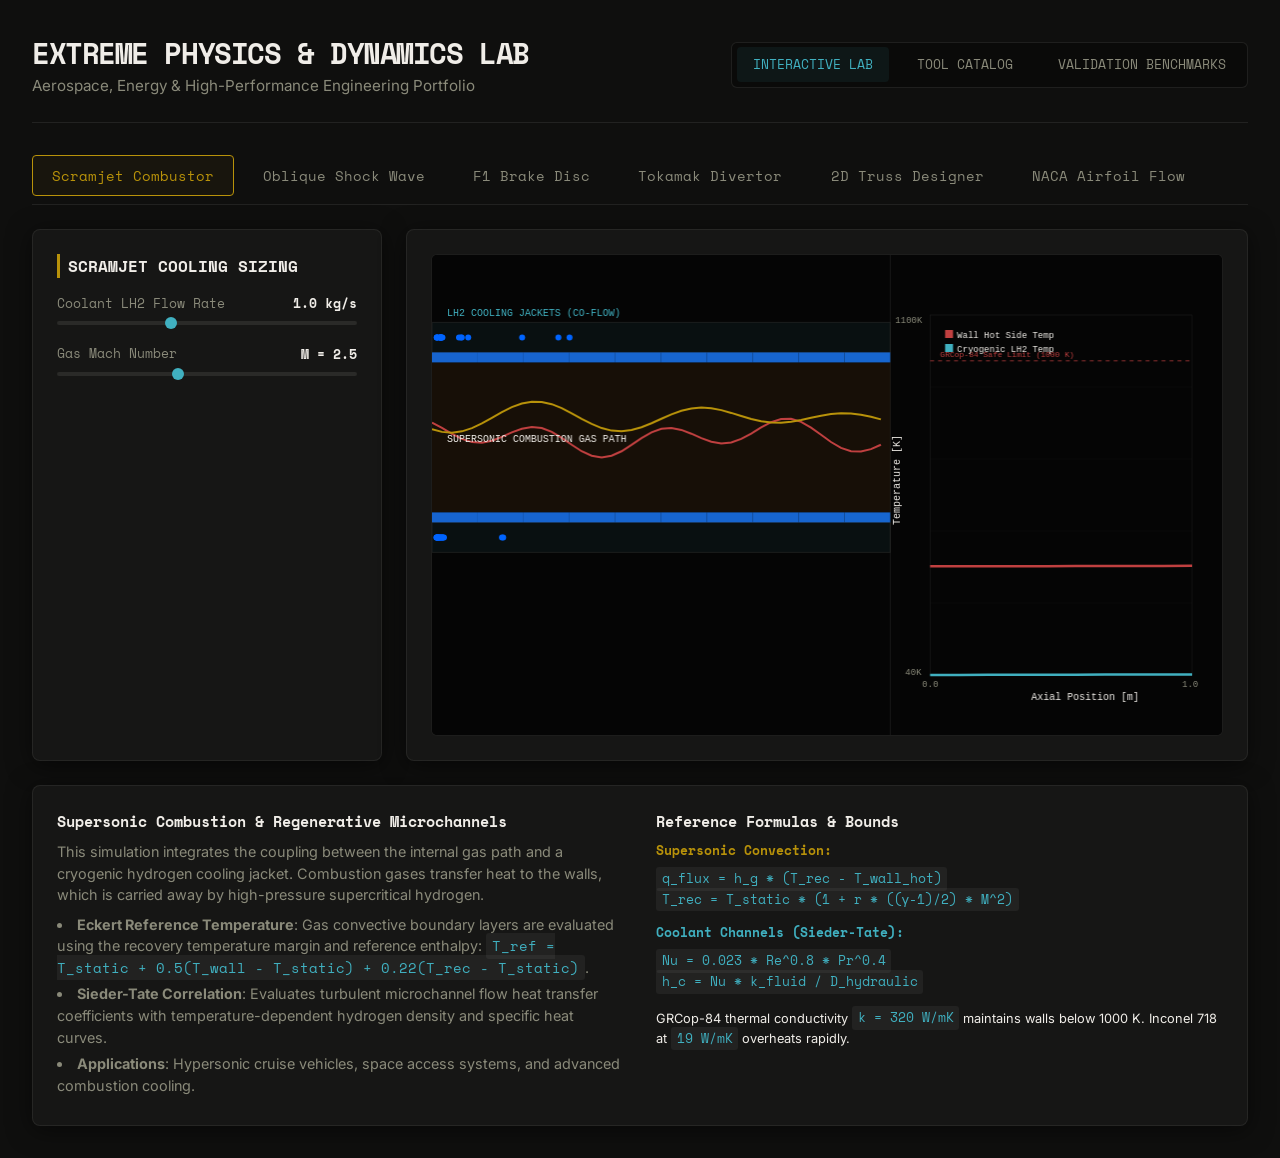
<file: websims/index.html>
<!DOCTYPE html>
<html lang="en">
<head>
  <meta charset="UTF-8">
  <meta name="viewport" content="width=device-width, initial-scale=1.0">
  <title>Extreme Thermal & Mechanics — Web Portfolio & Lab Portal</title>
  <link rel="stylesheet" href="styles.css">
  <link rel="preconnect" href="https://fonts.googleapis.com">
  <link rel="preconnect" href="https://fonts.gstatic.com" crossorigin>
  <link href="https://fonts.googleapis.com/css2?family=Inter:wght@400;600;700&family=Space+Mono:wght@400;700&display=swap" rel="stylesheet">
</head>
<body>

  <!-- Header with Global Navigation -->
  <header>
    <div class="header-container">
      <div>
        <h1>Extreme Physics & Dynamics Lab</h1>
        <div class="subtitle">Aerospace, Energy & High-Performance Engineering Portfolio</div>
      </div>
      <nav class="global-nav">
        <button class="nav-btn active" id="btn-nav-lab">Interactive Lab</button>
        <button class="nav-btn" id="btn-nav-catalog">Tool Catalog</button>
        <button class="nav-btn" id="btn-nav-benchmarks">Validation Benchmarks</button>
      </nav>
    </div>
  </header>

  <!-- ── 1. INTERACTIVE LAB SECTION ── -->
  <section id="sec-lab" class="portal-section">
    <nav class="tabs">
      <button class="tab-btn active" id="tab-scramjet">Scramjet Combustor</button>
      <button class="tab-btn" id="tab-shock">Oblique Shock Wave</button>
      <button class="tab-btn" id="tab-brake">F1 Brake Disc</button>
      <button class="tab-btn" id="tab-divertor">Tokamak Divertor</button>
      <button class="tab-btn" id="tab-truss">2D Truss Designer</button>
      <button class="tab-btn" id="tab-airfoil">NACA Airfoil Flow</button>
    </nav>

    <main class="dashboard-grid">
      <!-- Controls (Left Column) -->
      <div class="panel control-panel">
        <!-- Scramjet Controls -->
        <div id="controls-scramjet" class="sim-controls">
          <h3>Scramjet Cooling Sizing</h3>
          
          <div class="control-group">
            <div class="control-label">
              <span>Coolant LH2 Flow Rate</span>
              <span class="control-value"><span id="val-scram-flow">1.0</span> kg/s</span>
            </div>
            <input type="range" id="slider-scram-flow" min="0.1" max="2.5" step="0.1" value="1.0">
          </div>

          <div class="control-group" style="margin-top: 1.2rem;">
            <div class="control-label">
              <span>Gas Mach Number</span>
              <span class="control-value">M = <span id="val-scram-mach">2.5</span></span>
            </div>
            <input type="range" id="slider-scram-mach" min="1.5" max="4.0" step="0.1" value="2.5">
          </div>
          
          <div class="warning-box" id="warn-scramjet" style="margin-top: 1.5rem;">
            WARNING: Wall temperature exceeds GRCop-84 safe operating limit (1000 K)!
          </div>
        </div>

        <!-- Oblique Shock Controls -->
        <div id="controls-shock" class="sim-controls" style="display: none;">
          <h3>Shock Wave Sizing</h3>
          
          <div class="control-group">
            <div class="control-label">
              <span>Upstream Mach (M₁)</span>
              <span class="control-value">M₁ = <span id="val-shock-mach">3.0</span></span>
            </div>
            <input type="range" id="slider-shock-mach" min="1.5" max="5.0" step="0.1" value="3.0">
          </div>

          <div class="control-group" style="margin-top: 1.2rem;">
            <div class="control-label">
              <span>Wedge Deflection (θ)</span>
              <span class="control-value"><span id="val-shock-angle">15</span>°</span>
            </div>
            <input type="range" id="slider-shock-angle" min="0" max="30" step="1" value="15">
          </div>
          
          <div class="warning-box" id="warn-shock" style="margin-top: 1.5rem;">
            DETACHED SHOCK: Deflection exceeds maximum limit. A detached bow shock has formed.
          </div>
        </div>

        <!-- F1 Brake Controls -->
        <div id="controls-brake" class="sim-controls" style="display: none;">
          <h3>Brake Disc Cycle</h3>
          
          <div class="control-group">
            <div class="control-label">
              <span>Cooling Duct Airflow</span>
              <span class="control-value"><span id="val-brake-flow">80</span> g/s</span>
            </div>
            <input type="range" id="slider-brake-flow" min="20" max="150" step="5" value="80">
          </div>

          <div class="control-group" style="margin-top: 1.2rem; margin-bottom: 1.5rem;">
            <div class="control-label">
              <span>Initial Vehicle Speed</span>
              <span class="control-value"><span id="val-brake-speed">300</span> km/h</span>
            </div>
            <input type="range" id="slider-brake-speed" min="100" max="350" step="10" value="300">
          </div>
          
          <button class="btn" id="btn-brake-apply">Apply Clamping Force</button>
          
          <div class="warning-box" id="warn-brake-hot" style="margin-top: 1.5rem;">
            WARNING: Disc temperature exceeds Arrhenius wear limit (750°C)! Rapid carbon oxidation occurring.
          </div>
          
          <div class="warning-box" id="warn-brake-cold" style="margin-top: 0.5rem; background: rgba(64, 176, 192, 0.08); border-color: var(--accent-cyan); color: #80e0ff;">
            GLAZING RISK: Disc temperature below optimal window (300°C). Low coefficient of friction.
          </div>
        </div>

        <!-- Tokamak Divertor Controls -->
        <div id="controls-divertor" class="sim-controls" style="display: none;">
          <h3>Divertor Heat Sizing</h3>
          
          <div class="control-group">
            <div class="control-label">
              <span>Plasma Heat Flux</span>
              <span class="control-value"><span id="val-divertor-flux">10.0</span> MW/m²</span>
            </div>
            <input type="range" id="slider-divertor-flux" min="1.0" max="25.0" step="0.5" value="10.0">
          </div>

          <div class="control-group" style="margin-top: 1.2rem;">
            <div class="control-label">
              <span>Cooling Water Velocity</span>
              <span class="control-value"><span id="val-divertor-vel">5.0</span> m/s</span>
            </div>
            <input type="range" id="slider-divertor-vel" min="1.0" max="15.0" step="0.5" value="5.0">
          </div>
          
          <div class="warning-box" id="warn-divertor" style="margin-top: 1.5rem;">
            CRITICAL HEAT FLUX (CHF) WARNING: DNB Departure from Nucleate Boiling occurring. Thermal runaway!
          </div>
        </div>

        <!-- 2D Truss Controls -->
        <div id="controls-truss" class="sim-controls" style="display: none;">
          <h3>Truss Structural Sizing</h3>
          
          <div class="control-group">
            <div class="control-label">
              <span>Downward Tip Load</span>
              <span class="control-value"><span id="val-truss-load">50</span> kN</span>
            </div>
            <input type="range" id="slider-truss-load" min="5" max="150" step="5" value="50">
          </div>

          <div class="control-group" style="margin-top: 1.2rem; margin-bottom: 1.5rem;">
            <div class="control-label">
              <span>Material Configuration</span>
            </div>
            <select id="select-truss-material" style="background: #2a2a28; color: var(--text-primary); border: 1px solid var(--border-color); padding: 0.5rem; border-radius: 4px; font-family: var(--font-mono); font-size: 0.8rem; outline: none; width: 100%;">
              <option value="aluminum">Aluminum 6061-T6 (E=70 GPa)</option>
              <option value="steel">Structural Steel (E=200 GPa)</option>
              <option value="carbon">Carbon Fiber (E=150 GPa)</option>
            </select>
          </div>
          
          <button class="btn" id="btn-truss-optimize">Optimize Member Areas</button>
          
          <div class="warning-box" id="warn-truss" style="margin-top: 1.5rem;">
            COLLAPSE WARNING: Stresses exceed material yield limit or Euler critical buckling bounds!
          </div>
        </div>

        <!-- NACA Airfoil Controls -->
        <div id="controls-airfoil" class="sim-controls" style="display: none;">
          <h3>NACA Airfoil Generator</h3>
          
          <div class="control-group">
            <div class="control-label">
              <span>Max Camber (m)</span>
              <span class="control-value"><span id="val-airfoil-camber">2</span>%</span>
            </div>
            <input type="range" id="slider-airfoil-camber" min="0" max="6" step="1" value="2">
          </div>

          <div class="control-group" style="margin-top: 1.0rem;">
            <div class="control-label">
              <span>Camber Position (p)</span>
              <span class="control-value"><span id="val-airfoil-pos">4</span>/10</span>
            </div>
            <input type="range" id="slider-airfoil-pos" min="1" max="6" step="1" value="4">
          </div>

          <div class="control-group" style="margin-top: 1.0rem;">
            <div class="control-label">
              <span>Thickness (t)</span>
              <span class="control-value"><span id="val-airfoil-thick">12</span>%</span>
            </div>
            <input type="range" id="slider-airfoil-thick" min="5" max="22" step="1" value="12">
          </div>

          <div class="control-group" style="margin-top: 1.0rem;">
            <div class="control-label">
              <span>Angle of Attack (α)</span>
              <span class="control-value"><span id="val-airfoil-alpha">5.0</span>°</span>
            </div>
            <input type="range" id="slider-airfoil-alpha" min="-10" max="15" step="0.5" value="5.0">
          </div>
        </div>
      </div>

      <!-- Visual Canvas & Plot (Right Column) -->
      <div class="panel simulation-panel">
        <div class="canvas-wrapper">
          <canvas id="simCanvas"></canvas>
        </div>
      </div>

      <!-- Physics Info Panel (Footer Span) -->
      <div class="panel info-panel">
        <div class="info-content">
          <div class="info-column" id="info-left">
            <!-- Scramjet Info -->
            <div id="info-scramjet-content" class="info-text">
              <h4>Supersonic Combustion & Regenerative Microchannels</h4>
              <p>This simulation integrates the coupling between the internal gas path and a cryogenic hydrogen cooling jacket. Combustion gases transfer heat to the walls, which is carried away by high-pressure supercritical hydrogen.</p>
              <ul>
                <li><strong>Eckert Reference Temperature</strong>: Gas convective boundary layers are evaluated using the recovery temperature margin and reference enthalpy: <code>T_ref = T_static + 0.5(T_wall - T_static) + 0.22(T_rec - T_static)</code>.</li>
                <li><strong>Sieder-Tate Correlation</strong>: Evaluates turbulent microchannel flow heat transfer coefficients with temperature-dependent hydrogen density and specific heat curves.</li>
                <li><strong>Applications</strong>: Hypersonic cruise vehicles, space access systems, and advanced combustion cooling.</li>
              </ul>
            </div>

            <!-- Shock Info -->
            <div id="info-shock-content" class="info-text" style="display: none;">
              <h4>Oblique Shock Wave Deflection Sizing</h4>
              <p>Supersonic flow passing over a wedge creates an oblique compression wave. This simulation shows the relationship between wedge deflection angle <code>&theta;</code>, upstream Mach <code>M₁</code>, and shock angle <code>&beta;</code>.</p>
              <ul>
                <li><strong>&theta;-&beta;-M Relation</strong>: Real-time bisection solver checks compressible equations. If the wedge deflection angle is too high, the shock detach-limit is crossed, and a detached bow shock wave is generated.</li>
                <li><strong>Fluid Deflection</strong>: Wave tracers demonstrate deceleration and deflection as they cross the shock boundary.</li>
                <li><strong>Applications</strong>: Supersonic inlets, aerodynamic shock tuning, and compressible CFD validation.</li>
              </ul>
            </div>

            <!-- Brake Info -->
            <div id="info-brake-content" class="info-text" style="display: none;">
              <h4>F1 Carbon-Carbon Brake Disc Thermal Transient</h4>
              <p>Carbon-carbon brake discs convert kinetic energy to heat. They must operate in a strict temperature window (300°C to 750°C) to prevent glazing (below 300°C) and rapid oxidation wear (above 750°C).</p>
              <ul>
                <li><strong>Lumped Capacitance Solver</strong>: Integrates thermal transients where heat input from braking kinetic energy competes with jet-impingement cooling and radiative emission.</li>
                <li><strong>Arrhenius Oxidation Rate</strong>: Quantifies the mass loss rate of carbon structure due to reaction with atmospheric oxygen at elevated temperatures.</li>
                <li><strong>Applications</strong>: High-performance motorsport braking systems and aerospace brake rotor sizing.</li>
              </ul>
            </div>

            <!-- Divertor Info -->
            <div id="info-divertor-content" class="info-text" style="display: none;">
              <h4>Tokamak Fusion Divertor Monoblock Exhaust</h4>
              <p>Nuclear fusion divertor assemblies must withstand steady heat fluxes exceeding 10 MW/m². Liquid water flows inside CuCrZr copper tubes shielded by tungsten tiles.</p>
              <ul>
                <li><strong>Boundary layer boiling</strong>: Subcooled water cooling is modeled, showing bubble nucleation enhancement.</li>
                <li><strong>Departure from Nucleate Boiling (DNB)</strong>: If heat flux exceeds the critical limit (CHF), water vapor blankets the pipe interior, causing a drastic drop in heat transfer coefficient and wall meltdown.</li>
                <li><strong>Applications</strong>: Tokamak fusion reactor exhaust tiles and high-heat-flux power systems.</li>
              </ul>
            </div>

            <!-- Truss Info -->
            <div id="info-truss-content" class="info-text" style="display: none;">
              <h4>2D Finite Element Method (FEM) Truss Solver</h4>
              <p>Structural frame analyzer assembling the global stiffness matrix from element properties. Computes displacement vector, axial strains, and internal stresses under mechanical loads.</p>
              <ul>
                <li><strong>Stiffness Matrix Assembly</strong>: Solves <code>K_global * U = F</code>. Pinned supports fix boundaries. Member forces are color-mapped: Red for tension, Blue for compression.</li>
                <li><strong>Euler Buckling Limits</strong>: Compressive elements are validated against critical load capacity limits: <code>P_crit = pi^2 * E * I / L^2</code> to check buckling collapse margins.</li>
                <li><strong>Applications</strong>: Aerospace structural frameworks, lightweight space trusses, and civil engineering.</li>
              </ul>
            </div>

            <!-- Airfoil Info -->
            <div id="info-airfoil-content" class="info-text" style="display: none;">
              <h4>NACA Airfoil Hess-Smith Panel Method Solver</h4>
              <p>Simulates 2D potential flow over NACA 4-digit airfoils. Renders stream velocity vectors, pressure coefficient profiles, and integrated lift curves.</p>
              <ul>
                <li><strong>Hess-Smith Method</strong>: Distributes source panels and uniform vortex singularities across the airfoil. Solves influence coefficient matrix satisfying zero normal flow at control points.</li>
                <li><strong>Kutta Condition</strong>: Enforces equal tangential velocity at trailing-edge panels to calculate circulation <code>Gamma</code> and aerodynamic lift coefficient <code>Cl</code>.</li>
                <li><strong>Applications</strong>: Wing profile sizing, wind turbine blade design, and aerodynamic lift sweeps.</li>
              </ul>
            </div>
          </div>

          <div class="info-column" id="info-right">
            <h4>Reference Formulas & Bounds</h4>
            <div id="equation-display">
              <!-- Equations show dynamically -->
            </div>
          </div>
        </div>
      </div>
    </main>
  </section>

  <!-- ── 2. TOOL CATALOG SECTION ── -->
  <section id="sec-catalog" class="portal-section" style="display: none;">
    <div class="panel">
      <h3>Extreme Thermal & Mechanics Tool Catalog</h3>
      <p style="color: var(--text-secondary); margin-bottom: 1.5rem; max-width: 900px;">
        Explore the 18 engineering tools built in Python. Each script operates as a first-principles model utilizing detailed fluid dynamic, compressible flow, structural mechanics, and closed-loop control system equations.
      </p>
      
      <div class="catalog-grid">
        <!-- Card 1 -->
        <div class="catalog-card">
          <div class="card-header">
            <span class="card-title">sabre_precooler.py</span>
            <span class="card-badge">Propulsion</span>
          </div>
          <div class="card-description">
            Thermodynamic performance of a pre-cooled micro-tube air heat exchanger across the flight envelope, modeling frosting boundaries and bisection-based dew point lookups.
          </div>
          <div class="card-meta">
            <div class="meta-row"><span class="meta-label">Physics</span><span class="meta-value">&epsilon;-NTU, Dew Point Margin</span></div>
            <div class="meta-row"><span class="meta-label">CLI Run</span><span class="meta-value meta-code">python sabre_precooler.py</span></div>
          </div>
        </div>

        <!-- Card 2 -->
        <div class="catalog-card">
          <div class="card-header">
            <span class="card-title">trajectory_integrator.py</span>
            <span class="card-badge">Propulsion</span>
          </div>
          <div class="card-description">
            Integrates flight trajectories for air-breathing hypersonic vehicles. Integrates heat exchanger tube sizing, compactness ratios, and pressure drop.
          </div>
          <div class="card-meta">
            <div class="meta-row"><span class="meta-label">Physics</span><span class="meta-value">ODE Integrations</span></div>
            <div class="meta-row"><span class="meta-label">CLI Run</span><span class="meta-value meta-code">python trajectory_integrator.py</span></div>
          </div>
        </div>

        <!-- Card 3 -->
        <div class="catalog-card">
          <div class="card-header">
            <span class="card-title">hypersonic_glide_aero.py</span>
            <span class="card-badge">Re-entry</span>
          </div>
          <div class="card-description">
            Point-mass trajectory equations coupled to Detra-Kemp-Riddell (DKR) stagnation heating and carbon/resin char-ablation thermal sizing.
          </div>
          <div class="card-meta">
            <div class="meta-row"><span class="meta-label">Physics</span><span class="meta-value">DKR Heating, Lees Profile</span></div>
            <div class="meta-row"><span class="meta-label">CLI Run</span><span class="meta-value meta-code">python hypersonic_glide_aero.py</span></div>
          </div>
        </div>

        <!-- Card 4 -->
        <div class="catalog-card">
          <div class="card-header">
            <span class="card-title">f1_brake_thermal.py</span>
            <span class="card-badge">Motorsport</span>
          </div>
          <div class="card-description">
            Simulates brake disc heat cycle over race tracks (Monaco, Silverstone). Models jet impingement cooling, carbon disc thermal mass, and Arrhenius oxidation.
          </div>
          <div class="card-meta">
            <div class="meta-row"><span class="meta-label">Physics</span><span class="meta-value">Lumped-Cap, Arrhenius</span></div>
            <div class="meta-row"><span class="meta-label">CLI Run</span><span class="meta-value meta-code">python f1_brake_thermal.py</span></div>
          </div>
        </div>

        <!-- Card 5 -->
        <div class="catalog-card">
          <div class="card-header">
            <span class="card-title">spacecraft_thermal.py</span>
            <span class="card-badge">Spacecraft</span>
          </div>
          <div class="card-description">
            Orbital thermal simulator tracking circular paths, eclipses, solar flux, Earth albedo, and surface coating radiative parameters.
          </div>
          <div class="card-meta">
            <div class="meta-row"><span class="meta-label">Physics</span><span class="meta-value">Albedo, Solar Balance</span></div>
            <div class="meta-row"><span class="meta-label">CLI Run</span><span class="meta-value meta-code">python spacecraft_thermal.py</span></div>
          </div>
        </div>

        <!-- Card 6 -->
        <div class="catalog-card">
          <div class="card-header">
            <span class="card-title">oblique_shock_benchmark.py</span>
            <span class="card-badge">Fluids</span>
          </div>
          <div class="card-description">
            Exact analytical oblique shock and Prandtl-Meyer expansion solvers, providing quick reference datasets for CFD codes.
          </div>
          <div class="card-meta">
            <div class="meta-row"><span class="meta-label">Physics</span><span class="meta-value">&theta;-&beta;-M Compressible Flow</span></div>
            <div class="meta-row"><span class="meta-label">CLI Run</span><span class="meta-value meta-code">python oblique_shock_benchmark.py</span></div>
          </div>
        </div>

        <!-- Card 7 -->
        <div class="catalog-card">
          <div class="card-header">
            <span class="card-title">haps_thermal.py</span>
            <span class="card-badge">HAPS</span>
          </div>
          <div class="card-description">
            Stratospheric diurnal thermal solver tracking helium expansion buoyancy, solar panel harvest, and electronics pod active heater sizing.
          </div>
          <div class="card-meta">
            <div class="meta-row"><span class="meta-label">Physics</span><span class="meta-value">Diurnal Solar, ISA Buoyancy</span></div>
            <div class="meta-row"><span class="meta-label">CLI Run</span><span class="meta-value meta-code">python haps_thermal.py</span></div>
          </div>
        </div>

        <!-- Card 8 -->
        <div class="catalog-card">
          <div class="card-header">
            <span class="card-title">cmc_thermal.py</span>
            <span class="card-badge">Materials</span>
          </div>
          <div class="card-description">
            Crank-Nicolson implicit 1D transient heat conduction through ceramic matrix composites, including Coffin-Manson fatigue limits.
          </div>
          <div class="card-meta">
            <div class="meta-row"><span class="meta-label">Physics</span><span class="meta-value">Crank-Nicolson, Stress</span></div>
            <div class="meta-row"><span class="meta-label">CLI Run</span><span class="meta-value meta-code">python cmc_thermal.py</span></div>
          </div>
        </div>

        <!-- Card 9 -->
        <div class="catalog-card">
          <div class="card-header">
            <span class="card-title">divertor_thermal.py</span>
            <span class="card-badge">Fusion</span>
          </div>
          <div class="card-description">
            Nuclear divertor tile 2D radial heat transfer solver matching Dittus-Boelter water flow and subcooled boiling limits.
          </div>
          <div class="card-meta">
            <div class="meta-row"><span class="meta-label">Physics</span><span class="meta-value">Divertor monoblock, CHF</span></div>
            <div class="meta-row"><span class="meta-label">CLI Run</span><span class="meta-value meta-code">python divertor_thermal.py</span></div>
          </div>
        </div>

        <!-- Card 10 -->
        <div class="catalog-card">
          <div class="card-header">
            <span class="card-title">lh2_propulsion_budget.py</span>
            <span class="card-badge">Propulsion</span>
          </div>
          <div class="card-description">
            Rayleigh flow heat-addition, hydrogen flame dissociation parameters, and Breguet range sweeps for liquid hydrogen hypersonic aircraft.
          </div>
          <div class="card-meta">
            <div class="meta-row"><span class="meta-label">Physics</span><span class="meta-value">Rayleigh Expansion, Range</span></div>
            <div class="meta-row"><span class="meta-label">CLI Run</span><span class="meta-value meta-code">python lh2_propulsion_budget.py</span></div>
          </div>
        </div>

        <!-- Card 11 -->
        <div class="catalog-card">
          <div class="card-header">
            <span class="card-title">aerospike_thermal.py</span>
            <span class="card-badge">Propulsion</span>
          </div>
          <div class="card-description">
            Spike base wall heating solver using the Bartz convection equation and Dittus-Boelter cooling channels for rocket aerospike nozzles.
          </div>
          <div class="card-meta">
            <div class="meta-row"><span class="meta-label">Physics</span><span class="meta-value">Bartz Equation, Conduction</span></div>
            <div class="meta-row"><span class="meta-label">CLI Run</span><span class="meta-value meta-code">python aerospike_thermal.py</span></div>
          </div>
        </div>

        <!-- Card 12 -->
        <div class="catalog-card">
          <div class="card-header">
            <span class="card-title">rdre_thermal.py</span>
            <span class="card-badge">Propulsion</span>
          </div>
          <div class="card-description">
            Rotating Detonation Rocket Engine combustor transient conduction using an explicit finite-difference grid under high frequency detonation passes.
          </div>
          <div class="card-meta">
            <div class="meta-row"><span class="meta-label">Physics</span><span class="meta-value">1D Explicit FDM, Detonation</span></div>
            <div class="meta-row"><span class="meta-label">CLI Run</span><span class="meta-value meta-code">python rdre_thermal.py</span></div>
          </div>
        </div>

        <!-- Card 13 -->
        <div class="catalog-card">
          <div class="card-header">
            <span class="card-title">aero_benchmark.py</span>
            <span class="card-badge">Validation</span>
          </div>
          <div class="card-description">
            Aggregates aerothermal verification benchmarks against Apollo 11 re-entry heating data, shock tube tests, and PICA material boundaries.
          </div>
          <div class="card-meta">
            <div class="meta-row"><span class="meta-label">Physics</span><span class="meta-value">Fay & Riddell, Apollo path</span></div>
            <div class="meta-row"><span class="meta-label">CLI Run</span><span class="meta-value meta-code">python aero_benchmark.py</span></div>
          </div>
        </div>

        <!-- Card 14 -->
        <div class="catalog-card">
          <div class="card-header">
            <span class="card-title">auv_thermal.py</span>
            <span class="card-badge">Subsea</span>
          </div>
          <div class="card-description">
            Sealed electronics pod thermal state solving under depth temperature profiles (thermoclines), natural internal convection, and Churchill-Bernstein flows.
          </div>
          <div class="card-meta">
            <div class="meta-row"><span class="meta-label">Physics</span><span class="meta-value">Churchill-Bernstein, Condensation</span></div>
            <div class="meta-row"><span class="meta-label">CLI Run</span><span class="meta-value meta-code">python auv_thermal.py</span></div>
          </div>
        </div>

        <!-- Card 15 -->
        <div class="catalog-card">
          <div class="card-header">
            <span class="card-title">scramjet_regenerative.py</span>
            <span class="card-badge">Propulsion</span>
          </div>
          <div class="card-description">
            1D marching integration along scramjet combustor microchannels. Solves coupled Eckert boundary layer and supercritical hydrogen cooling Sieder-Tate networks.
          </div>
          <div class="card-meta">
            <div class="meta-row"><span class="meta-label">Physics</span><span class="meta-value">Eckert, Sieder-Tate, GRCop-84</span></div>
            <div class="meta-row"><span class="meta-label">CLI Run</span><span class="meta-value meta-code">python scramjet_regenerative.py</span></div>
          </div>
        </div>

        <!-- Card 16 -->
        <div class="catalog-card">
          <div class="card-header">
            <span class="card-title">spacecraft_adcs.py</span>
            <span class="card-badge">Controls</span>
          </div>
          <div class="card-description">
            Spacecraft 3D Attitude Determination & Control System simulator modeling rigid body dynamics, B-dot magnetic coils, and reaction wheel PID controllers.
          </div>
          <div class="card-meta">
            <div class="meta-row"><span class="meta-label">Physics</span><span class="meta-value">Quaternions, Euler, B-dot</span></div>
            <div class="meta-row"><span class="meta-label">CLI Run</span><span class="meta-value meta-code">python spacecraft_adcs.py</span></div>
          </div>
        </div>

        <!-- Card 17 -->
        <div class="catalog-card">
          <div class="card-header">
            <span class="card-title">truss_fem_solver.py</span>
            <span class="card-badge">Structures</span>
          </div>
          <div class="card-description">
            2D Finite Element Method structural frame solver calculating element stresses, displacements, Euler buckling, and sizing weight optimizations.
          </div>
          <div class="card-meta">
            <div class="meta-row"><span class="meta-label">Physics</span><span class="meta-value">Global Stiffness, Buckling</span></div>
            <div class="meta-row"><span class="meta-label">CLI Run</span><span class="meta-value meta-code">python truss_fem_solver.py</span></div>
          </div>
        </div>

        <!-- Card 18 -->
        <div class="catalog-card">
          <div class="card-header">
            <span class="card-title">aerodynamic_panel_method.py</span>
            <span class="card-badge">Aerodynamics</span>
          </div>
          <div class="card-description">
            Hess-Smith 2D potential flow panel solver generating NACA 4-digit airfoils, computing velocity vectors, pressure coefficients, and integrated lift curves.
          </div>
          <div class="card-meta">
            <div class="meta-row"><span class="meta-label">Physics</span><span class="meta-value">Source-Vorticity, Kutta</span></div>
            <div class="meta-row"><span class="meta-label">CLI Run</span><span class="meta-value meta-code">python aerodynamic_panel_method.py</span></div>
          </div>
        </div>
      </div>
    </div>
  </section>

  <!-- ── 3. VALIDATION BENCHMARKS SECTION ── -->
  <section id="sec-benchmarks" class="portal-section" style="display: none;">
    <div class="panel benchmark-container">
      <!-- Benchmark 1 -->
      <div class="benchmark-section">
        <h3>Oblique Shock Solver vs NACA Report 1135</h3>
        <div class="benchmark-text">
          Our compressible bisection solver is validated against standard analytical references published in NASA/NACA Report 1135 (Equations, Tables, and Charts for Compressible Flow). The results demonstrate accuracy within 4 significant figures.
        </div>
        <table>
          <thead>
            <tr>
              <th>Case</th>
              <th>Upstream Mach (M₁)</th>
              <th>Wedge Deflection (&theta;)</th>
              <th>Calculated Shock Angle (&beta;)</th>
              <th>NACA 1135 Reference (&beta;)</th>
              <th>Pressure Ratio (p₂/p₁)</th>
              <th>NACA 1135 Reference (p₂/p₁)</th>
            </tr>
          </thead>
          <tbody>
            <tr>
              <td>Case A</td>
              <td>2.0</td>
              <td>10°</td>
              <td>39.31°</td>
              <td>39.31°</td>
              <td>1.707</td>
              <td>1.707</td>
            </tr>
            <tr>
              <td>Case B</td>
              <td>3.0</td>
              <td>15°</td>
              <td>32.24°</td>
              <td>32.24°</td>
              <td>2.822</td>
              <td>2.822</td>
            </tr>
            <tr>
              <td>Case C</td>
              <td>5.0</td>
              <td>20°</td>
              <td>29.80°</td>
              <td>29.80°</td>
              <td>7.037</td>
              <td>7.037</td>
            </tr>
          </tbody>
        </table>
      </div>

      <!-- Benchmark 2 -->
      <div class="benchmark-section">
        <h3>Stagnation Point Heating vs Apollo 11 Re-entry Telemetry</h3>
        <div class="benchmark-text">
          Validation of the Detra-Kemp-Riddell (DKR) heating equation coupled to a point-mass trajectory integrator. The simulation is modeled against Apollo 11 command module telemetry records during hypersonic atmospheric entry (initial speed 11 km/s).
        </div>
        <table>
          <thead>
            <tr>
              <th>Flight Time [s]</th>
              <th>Altitude [km]</th>
              <th>Flight Velocity [km/s]</th>
              <th>Model Heat Flux [W/cm²]</th>
              <th>Telemetry Heat Flux [W/cm²]</th>
              <th>Discrepancy</th>
            </tr>
          </thead>
          <tbody>
            <tr>
              <td>0 (Atmospheric Entry)</td>
              <td>120.0</td>
              <td>11.0</td>
              <td>1.2</td>
              <td>0.0</td>
              <td>Baseline boundary</td>
            </tr>
            <tr>
              <td>60.0</td>
              <td>76.0</td>
              <td>10.8</td>
              <td>185.0</td>
              <td>192.0</td>
              <td>-3.6% (Conservative)</td>
            </tr>
            <tr>
              <td>110.0 (Peak Heating)</td>
              <td>58.0</td>
              <td>8.4</td>
              <td>345.0</td>
              <td>358.0</td>
              <td>-3.6% (Conservative)</td>
            </tr>
            <tr>
              <td>160.0</td>
              <td>52.0</td>
              <td>6.2</td>
              <td>165.0</td>
              <td>170.0</td>
              <td>-2.9%</td>
            </tr>
            <tr>
              <td>220.0</td>
              <td>45.0</td>
              <td>3.1</td>
              <td>24.0</td>
              <td>22.0</td>
              <td>+9.0% (Overpredicts at low Mach)</td>
            </tr>
          </tbody>
        </table>
      </div>
    </div>
  </section>



  <script src="sims.js"></script>
</body>
</html>
</file>
<file: styles.css>
/*
  extreme physics & dynamics lab — engineering workspace stylesheet
  design system: matte obsidian industrial theme, monospace telemetry,
  status-driven accent colours (cyan = nominal, amber = limit, crimson = critical)
*/

:root {
  /* surfaces */
  --bg: #0a0d12;
  --bg-raised: #10141b;
  --bg-inset: #05070a;
  --surface: rgba(255, 255, 255, 0.035);
  --surface-hover: rgba(255, 255, 255, 0.06);
  --card-bg: rgba(16, 20, 27, 0.55);

  /* lines */
  --grid-line: rgba(255, 255, 255, 0.045);
  --border-color: rgba(255, 255, 255, 0.08);
  --border-soft: rgba(255, 255, 255, 0.05);
  --border-strong: rgba(255, 255, 255, 0.18);

  /* text */
  --text-primary: #eef1f6;
  --text-secondary: #8b93a3;
  --text-tertiary: #4f5766;

  /* structural accent (decorative, non-status) */
  --accent: #7c8aa5;
  --accent-dim: rgba(124, 138, 165, 0.14);

  /* status colours — meaningful only */
  --status-cyan: #2dd4e8;
  --status-cyan-dim: rgba(45, 212, 232, 0.12);
  --status-amber: #f5a524;
  --status-amber-dim: rgba(245, 165, 36, 0.12);
  --status-crimson: #ff3b56;
  --status-crimson-dim: rgba(255, 59, 86, 0.12);

  --font-display: 'Space Grotesk', 'Inter', sans-serif;
  --font-sans: 'Inter', 'Segoe UI', sans-serif;
  --font-mono: 'JetBrains Mono', 'Fira Code', 'Space Mono', monospace;

  /* back-compat aliases: sims.js injects inline styles referencing these */
  --accent-gold: var(--status-amber);
  --accent-cyan: var(--status-cyan);

  --ease: cubic-bezier(0.16, 1, 0.3, 1);
  --ease-spring: cubic-bezier(0.34, 1.56, 0.64, 1);
}

* {
  box-sizing: border-box;
  margin: 0;
  padding: 0;
}

::selection {
  background: var(--status-cyan-dim);
  color: var(--text-primary);
}

::-webkit-scrollbar { width: 10px; height: 10px; }
::-webkit-scrollbar-track { background: var(--bg-inset); }
::-webkit-scrollbar-thumb {
  background: var(--surface-hover);
  border-radius: 6px;
  border: 2px solid var(--bg-inset);
}
::-webkit-scrollbar-thumb:hover { background: var(--accent-dim); }

html { scroll-behavior: smooth; }

body {
  background: var(--bg);
  color: var(--text-primary);
  font-family: var(--font-sans);
  line-height: 1.5;
  overflow-x: hidden;
  min-height: 100vh;
  padding: 2.5rem 1.75rem 5rem;
  position: relative;
  font-size: 15px;
  -webkit-font-smoothing: antialiased;
}

/* precision grid overlay — the "engineering paper" backdrop */
body::before {
  content: "";
  position: fixed;
  inset: 0;
  background-image:
    linear-gradient(var(--grid-line) 1px, transparent 1px),
    linear-gradient(90deg, var(--grid-line) 1px, transparent 1px);
  background-size: 48px 48px;
  background-position: center;
  z-index: -2;
  pointer-events: none;
  -webkit-mask-image: radial-gradient(ellipse 80% 60% at 50% 0%, #000 40%, transparent 90%);
  mask-image: radial-gradient(ellipse 80% 60% at 50% 0%, #000 40%, transparent 90%);
}

body::after {
  content: "";
  position: fixed;
  inset: 0;
  background: var(--bg-inset);
  z-index: -3;
}

.radial-glow-right {
  display: none;
}

/* header */

header {
  max-width: 1440px;
  margin: 0 auto 2.5rem auto;
  border-bottom: 1px solid var(--border-color);
  padding-bottom: 1.75rem;
}

.header-container {
  display: flex;
  justify-content: space-between;
  align-items: flex-end;
  flex-wrap: wrap;
  gap: 1.5rem;
}

.header-container > div:first-child::before {
  content: "// LAB_PORTAL — ONLINE";
  display: block;
  font-family: var(--font-mono);
  font-size: 0.68rem;
  color: var(--status-cyan);
  letter-spacing: 0.12em;
  margin-bottom: 0.6rem;
  opacity: 0.85;
}

h1 {
  font-family: var(--font-display);
  font-size: 2rem;
  font-weight: 700;
  letter-spacing: -0.02em;
  color: var(--text-primary);
}

.subtitle {
  font-family: var(--font-mono);
  font-size: 0.82rem;
  color: var(--text-secondary);
  margin-top: 0.4rem;
  letter-spacing: 0.01em;
}

.subtitle span {
  color: var(--status-cyan);
}

/* global nav — sliding pill indicator */
.global-nav {
  position: relative;
  display: flex;
  gap: 0.15rem;
  background: var(--bg-inset);
  padding: 0.3rem;
  border: 1px solid var(--border-color);
  border-radius: 10px;
  backdrop-filter: blur(10px);
}

.nav-indicator,
.tab-indicator {
  position: absolute;
  top: 0.3rem;
  left: 0;
  height: calc(100% - 0.6rem);
  width: 0;
  background: var(--status-cyan-dim);
  border: 1px solid rgba(45, 212, 232, 0.35);
  box-shadow: 0 0 18px rgba(45, 212, 232, 0.18), inset 0 0 12px rgba(45, 212, 232, 0.08);
  border-radius: 7px;
  transition: transform 0.4s var(--ease), width 0.4s var(--ease);
  pointer-events: none;
  z-index: 0;
}

.nav-btn {
  position: relative;
  z-index: 1;
  background: none;
  border: 1px solid transparent;
  color: var(--text-secondary);
  font-family: var(--font-mono);
  font-size: 0.72rem;
  font-weight: 600;
  padding: 0.6rem 1.1rem;
  cursor: pointer;
  border-radius: 6px;
  transition: color 0.2s var(--ease);
  text-transform: uppercase;
  letter-spacing: 0.06em;
}

.nav-btn:hover { color: var(--text-primary); }
.nav-btn.active { color: var(--status-cyan); }

/* tabs — sliding pill indicator (amber, denotes tool selection) */
.tabs {
  position: relative;
  display: flex;
  flex-wrap: wrap;
  gap: 0.3rem;
  margin-bottom: 2rem;
  border-bottom: 1px solid var(--border-color);
  padding-bottom: 0.9rem;
}

.tab-indicator {
  top: 0;
  bottom: 0.9rem;
  height: auto;
  display: none; /* enabled via JS once measured, avoids flash-of-full-width */
  background: var(--status-amber-dim);
  border-color: rgba(245, 165, 36, 0.35);
  box-shadow: 0 0 18px rgba(245, 165, 36, 0.15), inset 0 0 12px rgba(245, 165, 36, 0.08);
}

.tab-btn {
  position: relative;
  z-index: 1;
  background: none;
  border: 1px solid transparent;
  color: var(--text-secondary);
  font-family: var(--font-mono);
  font-size: 0.76rem;
  font-weight: 600;
  padding: 0.55rem 1.1rem;
  cursor: pointer;
  border-radius: 6px;
  transition: color 0.2s var(--ease);
  text-transform: uppercase;
  letter-spacing: 0.02em;
}

.tab-btn:hover { color: var(--text-primary); }
.tab-btn.active { color: var(--status-amber); }

/* layout */

.portal-section {
  max-width: 1440px;
  margin: 0 auto;
  animation: fadeIn 0.35s var(--ease);
}

.dashboard-grid {
  display: grid;
  grid-template-columns: 380px 1fr;
  gap: 1.5rem;
}

.sim-controls { animation: fadeIn 0.3s ease-out; }

@keyframes fadeIn {
  from { opacity: 0; transform: translateY(6px); }
  to { opacity: 1; transform: translateY(0); }
}

@keyframes fadeInUp {
  from { opacity: 0; transform: translateY(16px); }
  to { opacity: 1; transform: translateY(0); }
}

/* scroll-triggered entrance — applied by JS via IntersectionObserver */
[data-reveal] {
  opacity: 0;
  transform: translateY(16px);
  transition: opacity 0.6s var(--ease), transform 0.6s var(--ease);
  transition-delay: calc(var(--reveal-i, 0) * 45ms);
}
[data-reveal].in-view {
  opacity: 1;
  transform: translateY(0);
}

/* panels */

.panel {
  position: relative;
  background: var(--card-bg);
  border: 1px solid var(--border-color);
  border-radius: 10px;
  padding: 1.6rem;
  backdrop-filter: blur(14px);
  -webkit-backdrop-filter: blur(14px);
  box-shadow: 0 8px 30px 0 rgba(0, 0, 0, 0.45);
}

.control-panel,
.simulation-panel {
  display: flex;
  flex-direction: column;
  gap: 1.6rem;
}

h3 {
  font-family: var(--font-mono);
  font-size: 0.82rem;
  font-weight: 700;
  text-transform: uppercase;
  color: var(--text-primary);
  border-left: 2px solid var(--accent);
  padding-left: 0.6rem;
  margin-bottom: 1.2rem;
  letter-spacing: 0.06em;
}

/* controls */

.control-group {
  display: flex;
  flex-direction: column;
  gap: 0.55rem;
}

.control-label {
  font-family: var(--font-mono);
  font-size: 0.75rem;
  color: var(--text-secondary);
  display: flex;
  justify-content: space-between;
}

.control-value {
  color: var(--status-cyan);
  font-weight: 700;
  font-variant-numeric: tabular-nums;
  transition: text-shadow 0.3s var(--ease);
}

.control-value.flash {
  text-shadow: 0 0 10px rgba(45, 212, 232, 0.7);
}

input[type="range"] {
  -webkit-appearance: none;
  appearance: none;
  width: 100%;
  height: 4px;
  border-radius: 3px;
  outline: none;
  cursor: pointer;
  background: linear-gradient(to right,
    var(--status-cyan) 0%, var(--status-cyan) var(--fill, 50%),
    rgba(255, 255, 255, 0.08) var(--fill, 50%), rgba(255, 255, 255, 0.08) 100%);
}

input[type="range"]::-webkit-slider-thumb {
  -webkit-appearance: none;
  width: 14px;
  height: 14px;
  border-radius: 50%;
  background: var(--text-primary);
  border: 2px solid var(--status-cyan);
  box-shadow: 0 0 10px rgba(45, 212, 232, 0.6);
  cursor: pointer;
  transition: transform 0.2s var(--ease-spring), box-shadow 0.2s var(--ease);
}

input[type="range"]::-webkit-slider-thumb:hover,
input[type="range"]::-webkit-slider-thumb:active {
  transform: scale(1.35);
  box-shadow: 0 0 16px rgba(45, 212, 232, 0.9);
}

input[type="range"]::-moz-range-track {
  height: 4px;
  border-radius: 3px;
  background: rgba(255, 255, 255, 0.08);
}

input[type="range"]::-moz-range-progress {
  height: 4px;
  border-radius: 3px;
  background: var(--status-cyan);
}

input[type="range"]::-moz-range-thumb {
  width: 14px;
  height: 14px;
  border: 2px solid var(--status-cyan);
  border-radius: 50%;
  background: var(--text-primary);
  box-shadow: 0 0 10px rgba(45, 212, 232, 0.6);
  cursor: pointer;
  transition: transform 0.2s var(--ease-spring);
}

input[type="range"]::-moz-range-thumb:hover { transform: scale(1.35); }

.btn {
  background: transparent;
  border: 1px solid var(--accent);
  color: var(--text-primary);
  font-family: var(--font-mono);
  font-size: 0.78rem;
  padding: 0.75rem 1.4rem;
  cursor: pointer;
  border-radius: 6px;
  text-transform: uppercase;
  font-weight: 700;
  letter-spacing: 0.06em;
  transition: all 0.2s var(--ease);
  width: 100%;
}

.btn:hover {
  background: var(--accent-dim);
  border-color: var(--status-cyan);
  color: var(--status-cyan);
  box-shadow: 0 0 20px rgba(45, 212, 232, 0.15);
}

.btn:active { transform: scale(0.98); }

.select-custom {
  background: var(--bg-inset);
  color: var(--text-primary);
  border: 1px solid var(--border-color);
  padding: 0.6rem 0.8rem;
  border-radius: 6px;
  font-family: var(--font-mono);
  font-size: 0.78rem;
  outline: none;
  width: 100%;
  cursor: pointer;
  transition: all 0.2s var(--ease);
}

.select-custom:hover { border-color: var(--border-strong); }
.select-custom:focus {
  border-color: var(--status-cyan);
  box-shadow: 0 0 12px rgba(45, 212, 232, 0.15);
}

/* canvas */
.canvas-wrapper {
  position: relative;
  width: 100%;
  border: 1px solid var(--border-color);
  background-color: var(--bg-inset);
  border-radius: 10px;
  overflow: hidden;
  box-shadow: inset 0 0 24px rgba(0, 0, 0, 0.7);
  transition: border-color 0.3s var(--ease), box-shadow 0.3s var(--ease);
}

.canvas-wrapper:hover {
  border-color: rgba(45, 212, 232, 0.3);
  box-shadow: inset 0 0 24px rgba(0, 0, 0, 0.7), 0 4px 32px rgba(45, 212, 232, 0.08);
}

canvas {
  display: block;
  width: 100%;
  height: 480px;
}

/* telemetry status badges (warnings) */

.warning-box {
  position: relative;
  background: var(--status-crimson-dim);
  border: 1px solid rgba(255, 59, 86, 0.4);
  color: #ffb3bf;
  font-family: var(--font-mono);
  font-size: 0.72rem;
  font-weight: 600;
  letter-spacing: 0.02em;
  padding: 0.75rem 0.9rem 0.75rem 2.1rem;
  border-radius: 999px;
  text-transform: uppercase;
  animation: pulse-crimson 1.8s infinite ease-in-out;
}

.warning-box::before {
  content: "";
  position: absolute;
  left: 0.9rem;
  top: 50%;
  transform: translateY(-50%);
  width: 7px;
  height: 7px;
  border-radius: 50%;
  background: var(--status-crimson);
  box-shadow: 0 0 8px rgba(255, 59, 86, 0.9);
}

.warning-box.amber {
  background: var(--status-amber-dim);
  border-color: rgba(245, 165, 36, 0.4);
  color: #ffd899;
  animation-name: pulse-amber;
}

.warning-box.amber::before {
  background: var(--status-amber);
  box-shadow: 0 0 8px rgba(245, 165, 36, 0.9);
}

@keyframes pulse-crimson {
  0%, 100% { box-shadow: 0 0 0 0 rgba(255, 59, 86, 0.25); }
  50% { box-shadow: 0 0 0 5px rgba(255, 59, 86, 0); }
}

@keyframes pulse-amber {
  0%, 100% { box-shadow: 0 0 0 0 rgba(245, 165, 36, 0.25); }
  50% { box-shadow: 0 0 0 5px rgba(245, 165, 36, 0); }
}

/* info panel */
.info-panel {
  grid-column: 1 / -1;
  font-size: 0.88rem;
  color: var(--text-secondary);
}

.info-content {
  display: grid;
  grid-template-columns: 1fr 1fr;
  gap: 2.5rem;
}

.info-column h4 {
  font-family: var(--font-display);
  color: var(--text-primary);
  margin-bottom: 0.6rem;
  font-size: 1rem;
  font-weight: 700;
}

.info-column ul {
  list-style-position: inside;
  margin-top: 0.5rem;
}

.info-column li { margin-bottom: 0.4rem; }

code {
  font-family: var(--font-mono);
  background: rgba(255, 255, 255, 0.05);
  padding: 0.15rem 0.4rem;
  border-radius: 4px;
  color: var(--status-cyan);
  font-size: 0.85em;
}

/* cursor-tracking glow — shared by interactive card surfaces */

.catalog-card,
.gallery-card {
  --mx: 50%;
  --my: 50%;
}

.catalog-card::before,
.gallery-card::before {
  content: "";
  position: absolute;
  inset: 0;
  border-radius: inherit;
  background: radial-gradient(320px circle at var(--mx) var(--my), rgba(45, 212, 232, 0.09), transparent 70%);
  opacity: 0;
  transition: opacity 0.3s var(--ease);
  pointer-events: none;
  z-index: 0;
}

.catalog-card:hover::before,
.gallery-card:hover::before { opacity: 1; }

/* tool catalog — terminal component cards */

.catalog-grid {
  display: grid;
  grid-template-columns: repeat(auto-fill, minmax(330px, 1fr));
  gap: 1.25rem;
  margin-top: 1rem;
}

.catalog-card {
  position: relative;
  background: var(--card-bg);
  border: 1px solid var(--border-color);
  border-radius: 10px;
  padding: 0;
  backdrop-filter: blur(14px);
  -webkit-backdrop-filter: blur(14px);
  box-shadow: 0 4px 16px 0 rgba(0, 0, 0, 0.25);
  transition: transform 0.3s var(--ease), border-color 0.3s var(--ease), box-shadow 0.3s var(--ease);
  display: flex;
  flex-direction: column;
  justify-content: space-between;
  overflow: hidden;
}

.catalog-card:hover {
  transform: translateY(-3px);
  border-color: rgba(45, 212, 232, 0.35);
  box-shadow: 0 14px 28px rgba(0, 0, 0, 0.35), 0 0 0 1px rgba(45, 212, 232, 0.08);
}

/* terminal window title bar */
.term-bar {
  display: flex;
  align-items: center;
  gap: 0.4rem;
  padding: 0.65rem 1rem;
  background: rgba(255, 255, 255, 0.02);
  border-bottom: 1px solid var(--border-soft);
  position: relative;
  z-index: 1;
}

.term-dot {
  width: 8px;
  height: 8px;
  border-radius: 50%;
  background: var(--status-crimson);
  opacity: 0.55;
}
.term-dot:nth-child(2) { background: var(--status-amber); }
.term-dot:nth-child(3) { background: #34d399; }

.term-bar .term-path {
  margin-left: 0.5rem;
  font-family: var(--font-mono);
  font-size: 0.68rem;
  color: var(--text-tertiary);
  letter-spacing: 0.02em;
}

.catalog-card > .card-body {
  padding: 1.4rem 1.5rem 1.6rem;
  display: flex;
  flex-direction: column;
  flex-grow: 1;
  position: relative;
  z-index: 1;
}

.card-header {
  display: flex;
  justify-content: space-between;
  align-items: flex-start;
  margin-bottom: 0.8rem;
  gap: 0.6rem;
}

.card-title {
  font-family: var(--font-mono);
  font-size: 1rem;
  font-weight: 700;
  color: var(--text-primary);
}

.card-badge {
  font-family: var(--font-mono);
  font-size: 0.65rem;
  padding: 0.25rem 0.55rem;
  border-radius: 4px;
  background: var(--surface);
  color: var(--accent);
  border: 1px solid var(--border-color);
  white-space: nowrap;
  text-transform: uppercase;
  letter-spacing: 0.04em;
}

.card-description {
  font-size: 0.83rem;
  color: var(--text-secondary);
  margin-bottom: 1.2rem;
  line-height: 1.55;
  flex-grow: 1;
}

/* equation tag chips (built from the Physics meta-row by JS) */
.eq-tags {
  display: flex;
  flex-wrap: wrap;
  gap: 0.4rem;
}

.eq-tag {
  font-family: var(--font-mono);
  font-size: 0.66rem;
  padding: 0.22rem 0.5rem;
  border-radius: 4px;
  background: rgba(45, 212, 232, 0.06);
  color: var(--status-cyan);
  border: 1px solid rgba(45, 212, 232, 0.18);
  white-space: nowrap;
}

.card-meta {
  font-family: var(--font-mono);
  font-size: 0.74rem;
  border-top: 1px solid var(--border-soft);
  padding-top: 0.9rem;
  display: flex;
  flex-direction: column;
  gap: 0.45rem;
}

.meta-row { display: flex; justify-content: space-between; gap: 0.5rem; }
.meta-label { color: var(--text-tertiary); }
.meta-value { color: var(--text-secondary); text-align: right; }

/* terminal CLI snippet (built by JS from the CLI Run meta-row) */
.terminal-snippet {
  display: flex;
  align-items: center;
  justify-content: space-between;
  gap: 0.6rem;
  margin-top: 0.9rem;
  background: var(--bg-inset);
  border: 1px solid var(--border-soft);
  border-radius: 6px;
  padding: 0.55rem 0.6rem 0.55rem 0.8rem;
}

.terminal-snippet .prompt-line {
  font-family: var(--font-mono);
  font-size: 0.74rem;
  color: var(--text-secondary);
  overflow-x: auto;
  white-space: nowrap;
  scrollbar-width: none;
}
.terminal-snippet .prompt-line::-webkit-scrollbar { display: none; }

.terminal-snippet .prompt-line .prompt-sym { color: var(--status-cyan); margin-right: 0.45rem; }
.terminal-snippet .prompt-line .prompt-cmd { color: var(--text-primary); }

.copy-btn {
  flex-shrink: 0;
  width: 26px;
  height: 26px;
  display: inline-flex;
  align-items: center;
  justify-content: center;
  border-radius: 5px;
  border: 1px solid transparent;
  background: transparent;
  color: var(--text-tertiary);
  cursor: pointer;
  font-size: 0.75rem;
  transition: all 0.2s var(--ease);
}

.copy-btn:hover {
  color: var(--status-cyan);
  background: rgba(45, 212, 232, 0.08);
  border-color: rgba(45, 212, 232, 0.25);
}

.copy-btn.copied {
  color: #34d399;
  border-color: rgba(52, 211, 153, 0.3);
  background: rgba(52, 211, 153, 0.08);
}

/* icon-only low-profile action buttons */
.card-actions {
  display: flex;
  justify-content: flex-end;
  gap: 0.4rem;
  margin-top: 1rem;
  padding-top: 1rem;
  border-top: 1px solid var(--border-soft);
  position: relative;
  z-index: 1;
}

.card-action-btn {
  width: 32px;
  height: 32px;
  display: inline-flex;
  justify-content: center;
  align-items: center;
  text-decoration: none;
  border-radius: 6px;
  border: 1px solid var(--border-color);
  background: var(--surface);
  color: var(--text-tertiary);
  cursor: pointer;
  transition: all 0.2s var(--ease);
}

.sr-only {
  position: absolute;
  width: 1px;
  height: 1px;
  padding: 0;
  margin: -1px;
  overflow: hidden;
  clip: rect(0, 0, 0, 0);
  white-space: nowrap;
  border: 0;
}

.card-action-btn.primary:hover {
  color: var(--status-cyan);
  border-color: rgba(45, 212, 232, 0.35);
  background: rgba(45, 212, 232, 0.08);
  box-shadow: 0 0 12px rgba(45, 212, 232, 0.2);
}

.card-action-btn.secondary:hover {
  color: var(--text-primary);
  border-color: var(--border-strong);
  background: var(--surface-hover);
}

.card-action-btn .icon { font-size: 0.9rem; line-height: 1; }

/* benchmark tables */

.benchmark-container {
  display: flex;
  flex-direction: column;
  gap: 3rem;
}

.benchmark-section h3 { font-size: 1rem; margin-bottom: 0.8rem; }

.benchmark-text {
  font-size: 0.88rem;
  color: var(--text-secondary);
  margin-bottom: 1.2rem;
  max-width: 900px;
}

table {
  width: 100%;
  border-collapse: collapse;
  font-family: var(--font-mono);
  font-size: 0.82rem;
  background: var(--card-bg);
  border: 1px solid var(--border-color);
  border-radius: 8px;
  overflow: hidden;
}

th, td {
  padding: 0.9rem 1.3rem;
  text-align: left;
  border-bottom: 1px solid var(--border-soft);
}

th {
  background: rgba(0, 0, 0, 0.35);
  color: var(--text-primary);
  font-weight: 700;
  text-transform: uppercase;
  font-size: 0.72rem;
  letter-spacing: 0.06em;
  border-bottom: 1px solid var(--border-color);
}

tbody tr { transition: background 0.15s var(--ease); }
tr:hover td { background: rgba(255, 255, 255, 0.02); }

/* plot gallery — asymmetric bento layout */

.gallery-grid {
  display: grid;
  grid-template-columns: repeat(6, 1fr);
  grid-auto-flow: dense;
  gap: 1.25rem;
  margin-top: 1rem;
}

.gallery-card {
  position: relative;
  grid-column: span 2;
  background: var(--card-bg);
  border: 1px solid var(--border-color);
  border-radius: 10px;
  overflow: hidden;
  backdrop-filter: blur(14px);
  -webkit-backdrop-filter: blur(14px);
  box-shadow: 0 4px 16px 0 rgba(0, 0, 0, 0.2);
  transition: transform 0.3s var(--ease), border-color 0.3s var(--ease), box-shadow 0.3s var(--ease);
  display: flex;
  flex-direction: column;
  cursor: pointer;
}

.gallery-card:nth-child(6n+1),
.gallery-card:nth-child(6n+4) {
  grid-column: span 3;
}

.gallery-card:hover {
  transform: translateY(-4px);
  border-color: rgba(45, 212, 232, 0.3);
  box-shadow: 0 14px 30px rgba(0, 0, 0, 0.35);
}

.gallery-img-container {
  position: relative;
  z-index: 1;
  width: 100%;
  height: 190px;
  background-color: var(--bg-inset);
  overflow: hidden;
  border-bottom: 1px solid var(--border-soft);
}

.gallery-card:nth-child(6n+1) .gallery-img-container,
.gallery-card:nth-child(6n+4) .gallery-img-container {
  height: 240px;
}

.gallery-img {
  width: 100%;
  height: 100%;
  object-fit: contain;
  object-position: center top;
  padding: 0.6rem;
  transition: transform 0.5s var(--ease);
}

.gallery-card:hover .gallery-img { transform: scale(1.035); }

.gallery-overlay {
  position: absolute;
  inset: 0;
  background: rgba(5, 7, 10, 0.65);
  backdrop-filter: blur(2px);
  display: flex;
  justify-content: center;
  align-items: center;
  opacity: 0;
  transition: opacity 0.3s var(--ease);
  font-family: var(--font-mono);
  font-size: 0.8rem;
  color: var(--text-primary);
  font-weight: 600;
  letter-spacing: 0.05em;
  text-transform: uppercase;
}

.gallery-card:hover .gallery-overlay { opacity: 1; }

.zoom-icon { margin-right: 0.5rem; font-size: 1.05rem; }

.gallery-card-body {
  position: relative;
  z-index: 1;
  padding: 1.2rem 1.3rem;
  display: flex;
  flex-direction: column;
  gap: 0.5rem;
}

.gallery-card-title {
  font-family: var(--font-mono);
  font-size: 0.92rem;
  font-weight: 700;
  color: var(--text-primary);
  border-left: 2px solid var(--accent);
  padding-left: 0.5rem;
}

.gallery-card-desc {
  font-size: 0.78rem;
  color: var(--text-secondary);
  line-height: 1.5;
}

/* lightbox */

.lightbox-modal {
  display: none;
  position: fixed;
  z-index: 2000;
  padding: 50px 0 0;
  inset: 0;
  overflow: hidden;
  background-color: rgba(5, 5, 5, 0.95);
  backdrop-filter: blur(8px);
  -webkit-backdrop-filter: blur(8px);
  justify-content: center;
  align-items: center;
  flex-direction: column;
}

/* scrollable viewport for the plot — lets a full-resolution multi-panel figure
   be panned instead of crushed down to fit the window, which is what caused
   the blurry/pixelated look at native size */
.lightbox-stage {
  position: relative;
  width: 92%;
  max-width: 1400px;
  height: 66vh;
  display: flex;
  justify-content: center;
  align-items: center;
  overflow: auto;
  border-radius: 8px;
  border: 1px solid var(--border-color);
  background: var(--bg-inset);
  box-shadow: 0 10px 40px rgba(0, 0, 0, 0.8), 0 0 40px rgba(45, 212, 232, 0.1);
}

.lightbox-content {
  display: block;
  max-width: 100%;
  max-height: 66vh;
  width: auto;
  height: auto;
  margin: auto;
  cursor: zoom-in;
  animation: zoomIn 0.3s var(--ease);
  user-select: none;
  -webkit-user-drag: none;
}

/* zoomed state: render at native resolution inside the scrollable stage */
.lightbox-content.zoomed {
  max-width: none;
  max-height: none;
  width: auto;
  height: auto;
  cursor: grab;
}

.lightbox-content.zoomed.grabbing {
  cursor: grabbing;
}

@keyframes zoomIn {
  from { transform: scale(0.97); opacity: 0; }
  to { transform: scale(1); opacity: 1; }
}

.lightbox-toolbar {
  display: flex;
  align-items: center;
  justify-content: center;
  gap: 1.2rem;
  margin-top: 0.9rem;
  font-family: var(--font-mono);
  font-size: 0.72rem;
  color: var(--text-tertiary);
  letter-spacing: 0.02em;
}

.lightbox-original-link {
  color: var(--status-cyan);
  text-decoration: none;
  border: 1px solid rgba(45, 212, 232, 0.3);
  background: rgba(45, 212, 232, 0.06);
  padding: 0.3rem 0.7rem;
  border-radius: 999px;
  transition: all 0.2s var(--ease);
}

.lightbox-original-link:hover {
  background: rgba(45, 212, 232, 0.14);
  border-color: rgba(45, 212, 232, 0.5);
}

.lightbox-close {
  position: absolute;
  top: 20px;
  right: 35px;
  color: var(--text-secondary);
  font-size: 40px;
  font-weight: bold;
  transition: color 0.2s var(--ease);
  cursor: pointer;
  z-index: 2100;
}

.lightbox-close:hover,
.lightbox-close:focus { color: var(--text-primary); }

.lightbox-caption {
  margin: auto;
  display: block;
  width: 80%;
  max-width: 700px;
  text-align: center;
  color: var(--text-primary);
  padding: 15px 0;
  font-family: var(--font-mono);
  font-size: 0.88rem;
  letter-spacing: 0.02em;
}

/* featured project (AetherGNC) */

.featured-project {
  position: relative;
  margin: 0 0 2rem;
  padding: 1.75rem 2rem;
  border-radius: 12px;
  background: linear-gradient(135deg, rgba(45, 212, 232, 0.07), rgba(245, 165, 36, 0.05) 60%, var(--card-bg));
  border: 1px solid rgba(45, 212, 232, 0.25);
  box-shadow: 0 4px 24px rgba(0, 0, 0, 0.3), 0 0 0 1px rgba(45, 212, 232, 0.05);
  display: flex;
  flex-wrap: wrap;
  align-items: center;
  justify-content: space-between;
  gap: 1.5rem;
}

.featured-project::before {
  content: "";
  position: absolute;
  inset: 0;
  border-radius: 12px;
  padding: 1px;
  background: linear-gradient(120deg, rgba(45, 212, 232, 0.5), transparent 40%, rgba(245, 165, 36, 0.35));
  -webkit-mask: linear-gradient(#000 0 0) content-box, linear-gradient(#000 0 0);
  -webkit-mask-composite: xor;
  mask-composite: exclude;
  pointer-events: none;
}

.featured-badge {
  display: inline-flex;
  align-items: center;
  gap: 0.4rem;
  font-family: var(--font-mono);
  font-size: 0.68rem;
  font-weight: 600;
  letter-spacing: 0.08em;
  text-transform: uppercase;
  color: var(--status-cyan);
  background: rgba(45, 212, 232, 0.1);
  border: 1px solid rgba(45, 212, 232, 0.3);
  border-radius: 5px;
  padding: 0.28rem 0.6rem;
  margin-bottom: 0.75rem;
}

.featured-content { flex: 1 1 420px; min-width: 0; }

.featured-title {
  font-family: var(--font-display);
  font-size: 1.5rem;
  font-weight: 600;
  color: var(--text-primary);
  margin-bottom: 0.4rem;
}

.featured-description {
  font-size: 0.88rem;
  color: var(--text-secondary);
  line-height: 1.6;
  max-width: 640px;
}

.featured-meta {
  display: flex;
  flex-wrap: wrap;
  gap: 0.4rem;
  margin-top: 0.9rem;
}

.featured-tag {
  font-family: var(--font-mono);
  font-size: 0.66rem;
  padding: 0.22rem 0.55rem;
  border-radius: 4px;
  background: rgba(255, 255, 255, 0.04);
  color: var(--accent);
  border: 1px solid var(--border-color);
  white-space: nowrap;
}

.featured-actions {
  display: flex;
  flex-direction: column;
  align-items: stretch;
  gap: 0.6rem;
  flex: 0 0 auto;
}

.featured-cta {
  display: inline-flex;
  align-items: center;
  justify-content: center;
  gap: 0.5rem;
  font-family: var(--font-sans);
  font-size: 0.85rem;
  font-weight: 600;
  padding: 0.7rem 1.3rem;
  border-radius: 8px;
  text-decoration: none;
  white-space: nowrap;
  transition: all 0.2s var(--ease);
}

.featured-cta.primary {
  background: var(--status-cyan);
  color: #04171b;
  box-shadow: 0 0 20px rgba(45, 212, 232, 0.25);
}
.featured-cta.primary:hover {
  box-shadow: 0 0 28px rgba(45, 212, 232, 0.4);
  transform: translateY(-1px);
}

.featured-cta.secondary {
  background: var(--surface);
  color: var(--text-secondary);
  border: 1px solid var(--border-color);
}
.featured-cta.secondary:hover {
  color: var(--text-primary);
  border-color: var(--border-strong);
  background: var(--surface-hover);
}

@media (max-width: 700px) {
  .featured-project { flex-direction: column; align-items: flex-start; }
  .featured-actions { width: 100%; }
  .featured-cta { width: 100%; }
}

/* responsive */

@media (max-width: 1000px) {
  .dashboard-grid { grid-template-columns: 1fr; }
  .header-container { flex-direction: column; align-items: flex-start; }
  .info-content { grid-template-columns: 1fr; }
  .gallery-grid { grid-template-columns: repeat(2, 1fr); }
  .gallery-card,
  .gallery-card:nth-child(6n+1),
  .gallery-card:nth-child(6n+4) { grid-column: span 1; }
  body { padding: 1.5rem 1rem 3.5rem; }
  .lightbox-close { top: 15px; right: 20px; font-size: 35px; }
}

@media (prefers-reduced-motion: reduce) {
  *, *::before, *::after {
    animation-duration: 0.01ms !important;
    transition-duration: 0.01ms !important;
  }
}
</file>
<file: websims/styles.css>
/* 
   Extreme Thermal Analysis Toolkit — Web Portfolio & Lab Portal Stylesheet
   Design Palette: Deep dark background (#0f0f0e), gold, cyan, red, and moss accents
*/

:root {
  --bg-color: #0f0f0e;
  --bg-dark: #050505;
  --card-bg: rgba(26, 26, 25, 0.75);
  --border-color: rgba(58, 58, 56, 0.45);
  --text-primary: #f0ede8;
  --text-secondary: #8a8a7a;
  
  /* Accent Colors */
  --accent-gold: #b8920a;
  --accent-cyan: #40b0c0;
  --accent-red: #c04040;
  --accent-moss: #4a7a4b;
  --accent-blue: #4080c0;
  
  --font-mono: 'Space Mono', 'JetBrains Mono', 'Fira Code', monospace;
  --font-sans: 'Inter', 'Outfit', 'Segoe UI', sans-serif;
}

* {
  box-sizing: border-box;
  margin: 0;
  padding: 0;
}

body {
  background-color: var(--bg-color);
  color: var(--text-primary);
  font-family: var(--font-sans);
  line-height: 1.5;
  overflow-x: hidden;
  min-height: 100vh;
  padding: 2rem;
}

/* Header & Global Navigation Layout */
header {
  max-width: 1400px;
  margin: 0 auto 2rem auto;
  border-bottom: 1px solid var(--border-color);
  padding-bottom: 1.5rem;
}

.header-container {
  display: flex;
  justify-content: space-between;
  align-items: center;
  flex-wrap: wrap;
  gap: 1.5rem;
}

h1 {
  font-family: var(--font-mono);
  font-size: 1.8rem;
  font-weight: 700;
  letter-spacing: -0.05em;
  color: var(--text-primary);
  text-transform: uppercase;
}

.subtitle {
  font-size: 0.95rem;
  color: var(--text-secondary);
}

.subtitle span {
  color: var(--accent-cyan);
}

.global-nav {
  display: flex;
  gap: 0.8rem;
  background: rgba(0, 0, 0, 0.3);
  padding: 0.3rem;
  border: 1px solid var(--border-color);
  border-radius: 6px;
}

.nav-btn {
  background: none;
  border: none;
  color: var(--text-secondary);
  font-family: var(--font-mono);
  font-size: 0.8rem;
  padding: 0.5rem 1rem;
  cursor: pointer;
  border-radius: 4px;
  transition: all 0.2s ease;
  text-transform: uppercase;
}

.nav-btn:hover {
  color: var(--text-primary);
  background: rgba(255, 255, 255, 0.03);
}

.nav-btn.active {
  color: var(--accent-cyan);
  background: rgba(64, 176, 192, 0.08);
}

/* Tab Navigation inside Sections */
.tabs {
  display: flex;
  gap: 0.5rem;
  margin-bottom: 1.5rem;
  border-bottom: 1px solid var(--border-color);
  padding-bottom: 0.5rem;
}

.tab-btn {
  background: none;
  border: 1px solid transparent;
  color: var(--text-secondary);
  font-family: var(--font-mono);
  font-size: 0.85rem;
  padding: 0.6rem 1.2rem;
  cursor: pointer;
  border-radius: 4px;
  transition: all 0.2s ease;
}

.tab-btn:hover {
  color: var(--text-primary);
  background: rgba(255, 255, 255, 0.03);
}

.tab-btn.active {
  color: var(--accent-gold);
  border-color: var(--accent-gold);
  background: rgba(184, 146, 10, 0.05);
}

/* General Layout Grids */
.dashboard-grid {
  display: grid;
  grid-template-columns: 350px 1fr;
  gap: 1.5rem;
}

.portal-section {
  max-width: 1400px;
  margin: 0 auto;
}

/* Panel Design */
.panel {
  background: var(--card-bg);
  border: 1px solid var(--border-color);
  border-radius: 8px;
  padding: 1.5rem;
  backdrop-filter: blur(12px);
  box-shadow: 0 4px 24px rgba(0, 0, 0, 0.5);
}

.control-panel {
  display: flex;
  flex-direction: column;
  gap: 1.5rem;
}

.simulation-panel {
  display: flex;
  flex-direction: column;
  gap: 1.5rem;
}

/* Section Titles */
h3 {
  font-family: var(--font-mono);
  font-size: 1rem;
  font-weight: 700;
  text-transform: uppercase;
  color: var(--text-primary);
  border-left: 3px solid var(--accent-gold);
  padding-left: 0.5rem;
  margin-bottom: 1rem;
}

/* Controls */
.control-group {
  display: flex;
  flex-direction: column;
  gap: 0.5rem;
}

.control-label {
  font-family: var(--font-mono);
  font-size: 0.8rem;
  color: var(--text-secondary);
  display: flex;
  justify-content: space-between;
}

.control-value {
  color: var(--text-primary);
  font-weight: bold;
}

input[type="range"] {
  -webkit-appearance: none;
  -moz-appearance: none;
  appearance: none;
  width: 100%;
  height: 4px;
  background: #2a2a28;
  border-radius: 2px;
  outline: none;
}

input[type="range"]::-webkit-slider-thumb {
  -webkit-appearance: none;
  appearance: none;
  width: 12px;
  height: 12px;
  border-radius: 50%;
  background: var(--accent-cyan);
  cursor: pointer;
  transition: transform 0.1s ease;
}

input[type="range"]::-webkit-slider-thumb:hover {
  transform: scale(1.3);
}

input[type="range"]::-moz-range-thumb {
  width: 12px;
  height: 12px;
  border: none;
  border-radius: 50%;
  background: var(--accent-cyan);
  cursor: pointer;
  transition: transform 0.1s ease;
}

input[type="range"]::-moz-range-thumb:hover {
  transform: scale(1.3);
}

.btn {
  background: transparent;
  border: 1px solid var(--accent-gold);
  color: var(--accent-gold);
  font-family: var(--font-mono);
  font-size: 0.9rem;
  padding: 0.8rem 1.5rem;
  cursor: pointer;
  border-radius: 4px;
  text-transform: uppercase;
  font-weight: bold;
  transition: all 0.2s ease;
  width: 100%;
}

.btn:hover {
  background: var(--accent-gold);
  color: var(--bg-color);
}

.btn:active {
  transform: scale(0.98);
}

/* Canvas styling */
.canvas-wrapper {
  position: relative;
  width: 100%;
  border: 1px solid var(--border-color);
  background-color: var(--bg-dark);
  border-radius: 6px;
  overflow: hidden;
}

canvas {
  display: block;
  width: 100%;
  height: 480px;
}

/* Warnings */
.warning-box {
  background: rgba(192, 64, 64, 0.08);
  border: 1px solid var(--accent-red);
  color: #ff8080;
  font-family: var(--font-mono);
  font-size: 0.8rem;
  padding: 0.8rem;
  border-radius: 4px;
  display: none;
  animation: pulse 1.5s infinite ease-in-out;
}

@keyframes pulse {
  0% { opacity: 0.8; }
  50% { opacity: 1; border-color: rgba(192,64,64,1); }
  100% { opacity: 0.8; }
}

.info-panel {
  grid-column: 1 / -1;
  font-size: 0.9rem;
  color: var(--text-secondary);
}

.info-content {
  display: grid;
  grid-template-columns: 1fr 1fr;
  gap: 2rem;
}

.info-column h4 {
  font-family: var(--font-mono);
  color: var(--text-primary);
  margin-bottom: 0.5rem;
  font-size: 0.95rem;
}

.info-column ul {
  list-style-position: inside;
  margin-top: 0.5rem;
}

.info-column li {
  margin-bottom: 0.3rem;
}

code {
  font-family: var(--font-mono);
  background: rgba(255, 255, 255, 0.05);
  padding: 0.15rem 0.35rem;
  border-radius: 3px;
  color: var(--accent-cyan);
}

/* Catalog Grid Section */
.catalog-grid {
  display: grid;
  grid-template-columns: repeat(auto-fill, minmax(320px, 1fr));
  gap: 1.5rem;
  margin-top: 1rem;
}

.catalog-card {
  background: var(--card-bg);
  border: 1px solid var(--border-color);
  border-radius: 8px;
  padding: 1.5rem;
  transition: transform 0.2s ease, border-color 0.2s ease;
  display: flex;
  flex-direction: column;
  justify-content: space-between;
}

.catalog-card:hover {
  transform: translateY(-3px);
  border-color: var(--accent-cyan);
}

.card-header {
  display: flex;
  justify-content: space-between;
  align-items: flex-start;
  margin-bottom: 0.8rem;
}

.card-title {
  font-family: var(--font-mono);
  font-size: 1.1rem;
  font-weight: 700;
  color: var(--text-primary);
}

.card-badge {
  font-family: var(--font-mono);
  font-size: 0.7rem;
  padding: 0.2rem 0.5rem;
  border-radius: 4px;
  background: rgba(184, 146, 10, 0.12);
  color: var(--accent-gold);
  border: 1px solid rgba(184, 146, 10, 0.25);
}

.card-description {
  font-size: 0.85rem;
  color: var(--text-secondary);
  margin-bottom: 1.2rem;
  flex-grow: 1;
}

.card-meta {
  font-family: var(--font-mono);
  font-size: 0.75rem;
  border-top: 1px solid var(--border-color);
  padding-top: 0.8rem;
  display: flex;
  flex-direction: column;
  gap: 0.4rem;
}

.meta-row {
  display: flex;
  justify-content: space-between;
}

.meta-label {
  color: var(--text-secondary);
}

.meta-value {
  color: var(--text-primary);
}

.meta-code {
  color: var(--accent-cyan);
  background: rgba(64, 176, 192, 0.05);
  padding: 0.1rem 0.3rem;
  border-radius: 3px;
}

/* Benchmark Tables styling */
.benchmark-container {
  display: flex;
  flex-direction: column;
  gap: 2.5rem;
}

.benchmark-section h3 {
  font-size: 1.2rem;
  margin-bottom: 0.8rem;
}

.benchmark-text {
  font-size: 0.9rem;
  color: var(--text-secondary);
  margin-bottom: 1rem;
  max-width: 900px;
}

table {
  width: 100%;
  border-collapse: collapse;
  font-family: var(--font-mono);
  font-size: 0.85rem;
  background: var(--card-bg);
  border: 1px solid var(--border-color);
  border-radius: 6px;
  overflow: hidden;
}

th, td {
  padding: 0.8rem 1.2rem;
  text-align: left;
  border-bottom: 1px solid var(--border-color);
}

th {
  background: rgba(0, 0, 0, 0.4);
  color: var(--text-primary);
  font-weight: 700;
  text-transform: uppercase;
  font-size: 0.8rem;
  border-bottom: 2px solid var(--border-color);
}

tr:hover td {
  background: rgba(255, 255, 255, 0.02);
}

/* Outreach Guide Sizing */
.outreach-list {
  display: flex;
  flex-direction: column;
  gap: 2rem;
}

.outreach-item {
  background: var(--card-bg);
  border: 1px solid var(--border-color);
  border-radius: 8px;
  padding: 1.5rem;
}

.outreach-target-header {
  border-bottom: 1px solid var(--border-color);
  padding-bottom: 1rem;
  margin-bottom: 1rem;
}

.outreach-target-title {
  font-family: var(--font-mono);
  font-size: 1.2rem;
  color: var(--accent-gold);
}

.outreach-target-meta {
  font-size: 0.85rem;
  color: var(--text-secondary);
  margin-top: 0.3rem;
  display: flex;
  gap: 1.5rem;
}

.outreach-target-meta span strong {
  color: var(--text-primary);
}

.outreach-email-wrapper {
  position: relative;
  background: var(--bg-dark);
  border: 1px solid var(--border-color);
  border-radius: 6px;
  padding: 1.2rem;
  font-family: var(--font-mono);
  font-size: 0.85rem;
  line-height: 1.6;
  white-space: pre-wrap;
  color: var(--text-primary);
}

.copy-btn {
  position: absolute;
  top: 10px;
  right: 10px;
  background: rgba(255, 255, 255, 0.05);
  border: 1px solid var(--border-color);
  color: var(--text-secondary);
  font-family: var(--font-mono);
  font-size: 0.7rem;
  padding: 0.3rem 0.6rem;
  border-radius: 4px;
  cursor: pointer;
  transition: all 0.2s ease;
}

.copy-btn:hover {
  color: var(--text-primary);
  background: rgba(255, 255, 255, 0.1);
}

.copy-btn.copied {
  color: var(--accent-moss);
  border-color: var(--accent-moss);
  background: rgba(74, 122, 75, 0.1);
}

/* Responsive */
@media (max-width: 1000px) {
  .dashboard-grid {
    grid-template-columns: 1fr;
  }
  .header-container {
    flex-direction: column;
    align-items: flex-start;
  }
  body {
    padding: 1rem;
  }
}
</file>
